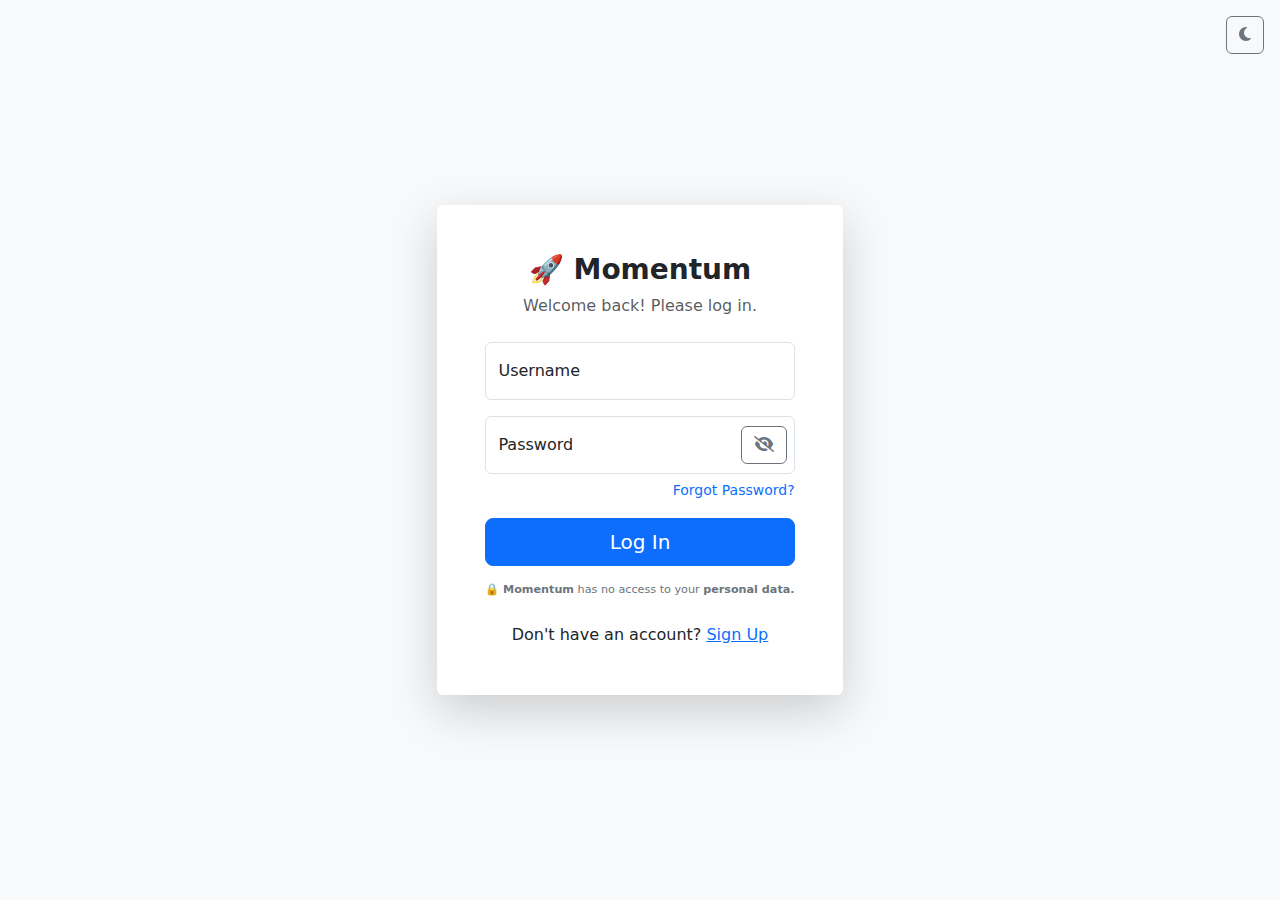
<file: index.html>
<!DOCTYPE html>
<html lang="en">
<head>
    <meta charset="UTF-8">
    <meta name="viewport" content="width=device-width, initial-scale=1.0">
    <title>Momentum Dashboard</title>
    <meta name="description" content="Your all-in-one productivity dashboard to manage tasks, notes, habits, and timers.">
    <link rel="icon" href="data:image/svg+xml,<svg xmlns=%22http://www.w3.org/2000/svg%22 viewBox=%220 0 100 100%22><text y=%22.9em%22 font-size=%2290%22>🚀</text></svg>">
    
    <link href="https://cdn.jsdelivr.net/npm/bootstrap@5.3.3/dist/css/bootstrap.min.css" rel="stylesheet">
    <link rel="stylesheet" href="https://cdnjs.cloudflare.com/ajax/libs/font-awesome/6.5.2/css/all.min.css">
    <link rel="stylesheet" href="style.css">
    
    <script>
        const theme = localStorage.getItem('momentum:momentum-v2:theme') || 'light';
        document.documentElement.setAttribute('data-bs-theme', theme);
    </script>
</head>
<body>
    <div class="page-container">
        <header>
            <nav class="navbar navbar-expand-lg py-3">
                <div class="container">
                    <a class="navbar-brand" href="index.html">
                        <h1>🚀 Momentum</h1>
                        <span class="byline">by Abhinav</span>
                    </a>
                    <button class="navbar-toggler" type="button" data-bs-toggle="collapse" data-bs-target="#navbarNav">
                        <span class="navbar-toggler-icon"></span>
                    </button>
                    <div class="collapse navbar-collapse" id="navbarNav">
                        <ul class="navbar-nav me-auto">
                            <li class="nav-item"><a class="nav-link" href="index.html">Dashboard</a></li>
                            <li class="nav-item"><a class="nav-link" href="tasks.html">Tasks</a></li>
                            <li class="nav-item"><a class="nav-link" href="notes.html">Notes</a></li>
                            <li class="nav-item"><a class="nav-link" href="habits.html">Habits</a></li>
                            <li class="nav-item"><a class="nav-link" href="timer.html">Timer</a></li>
                            <li class="nav-item"><a class="nav-link" href="analytics.html">Analytics</a></li>
                            <li class="nav-item"><a class="nav-link" href="about.html">About</a></li>
                            <li class="nav-item"><a class="nav-link" href="feedback.html">Feedback</a></li>
                        </ul>
                        <div class="d-flex align-items-center">
                            <button id="darkModeToggle" class="btn btn-outline-secondary me-2" aria-label="Toggle dark mode"></button>
                            <button id="logoutBtn" class="btn btn-danger">Logout</button>
                        </div>
                    </div>
                </div>
            </nav>
        </header>

        <main class="flex-grow-1">
            <!-- Professional Greeting Section -->
           <section class="container py-5 text-center">
    <h2 id="welcomeMessage" class="display-4">Hello, User.</h2>
    <p class="lead text-muted">Welcome to your personal productivity enhancer, <strong style="color: var(--bs-body-color);"> Momentum</strong>.</p>
</section>

            <!-- Quote & Overview Section -->
            <section class="container pb-5">
                <div class="row justify-content-center">
                    <div class="col-lg-10">
                        <!-- Quote Section -->
                        <div id="quoteCard" class="card text-center interactive-card mb-4">
                            <div class="card-body">
                                <blockquote class="blockquote mb-0">
                                    <p id="quoteText">"The secret of getting ahead is getting started."</p>
                                    <footer class="blockquote-footer"><cite id="quoteAuthor">Mark Twain</cite></footer>
                                </blockquote>
                            </div>
                        </div>

                        <!-- Overview Cards Section -->
                        <div class="row g-4">
                            <!-- Habits Card -->
                            <div class="col-md-4">
                                <div class="card h-100">
                                    <div class="card-body text-center d-flex flex-column">
                                        <div class="mb-3">
                                            <i class="fas fa-fire fa-3x text-primary"></i>
                                        </div>
                                        <h5 class="card-title">Habit Streaks</h5>
                                        <p class="card-text text-muted">You are tracking <strong id="habitCount">0</strong> habits.</p>
                                        <a href="habits.html" class="btn btn-primary mt-auto">Manage Habits</a>
                                    </div>
                                </div>
                            </div>
                            <!-- Tasks Card -->
                            <div class="col-md-4">
                                <div class="card h-100">
                                    <div class="card-body text-center d-flex flex-column">
                                        <div class="mb-3">
                                            <i class="fas fa-list-check fa-3x text-info"></i>
                                        </div>
                                        <h5 class="card-title">Tasks</h5>
                                        <p class="card-text text-muted">You have <strong id="taskCount">0</strong> pending tasks.</p>
                                        <a href="tasks.html" class="btn btn-info mt-auto">View Tasks</a>
                                    </div>
                                </div>
                            </div>
                            <!-- Quick Access Card -->
                            <div class="col-md-4">
                                <div class="card h-100">
                                    <div class="card-body">
                                        <h5 class="card-title text-center mb-3">Quick Access</h5>
                                        <div class="d-grid gap-2">
                                            <a href="timer.html" class="btn btn-success"><i class="fas fa-stopwatch me-2"></i>Start Focus Session</a>
                                            <a href="notes.html" class="btn btn-warning"><i class="fas fa-sticky-note me-2"></i>Jot a Quick Note</a>
                                            <a href="analytics.html" class="btn btn-secondary"><i class="fas fa-chart-pie me-2"></i>View Analytics</a>
                                        </div>
                                    </div>
                                </div>
                            </div>
                        </div>
                    </div>
                </div>
            </section>
        </main>

        <footer class="text-center p-4 mt-auto">
  <p class="mb-1">&copy; <span id="currentYear"></span> Momentum | Developed by <strong>Abhinav Krishnakumar</strong></p>
<p class="mb-0">
  <a href="mailto:momentumbyabhinav@gmail.com" class="footer-link mx-2">
    <i class="fas fa-envelope fa-lg"></i><span class="ms-1 small">Contact</span>
  </a> |
  <a href="https://instagram.com/abhinav2309_" target="_blank" class="footer-link mx-2">
  <i class="fab fa-instagram fa-lg"></i>
  <span class="ms-1 small">Connect</span>
</a>

</p>





</footer>

    </div>
    
    <script src="https://cdn.jsdelivr.net/npm/bootstrap@5.3.3/dist/js/bootstrap.bundle.min.js"></script>
    <script src="script.js"></script>
</body>
</html>
</file>
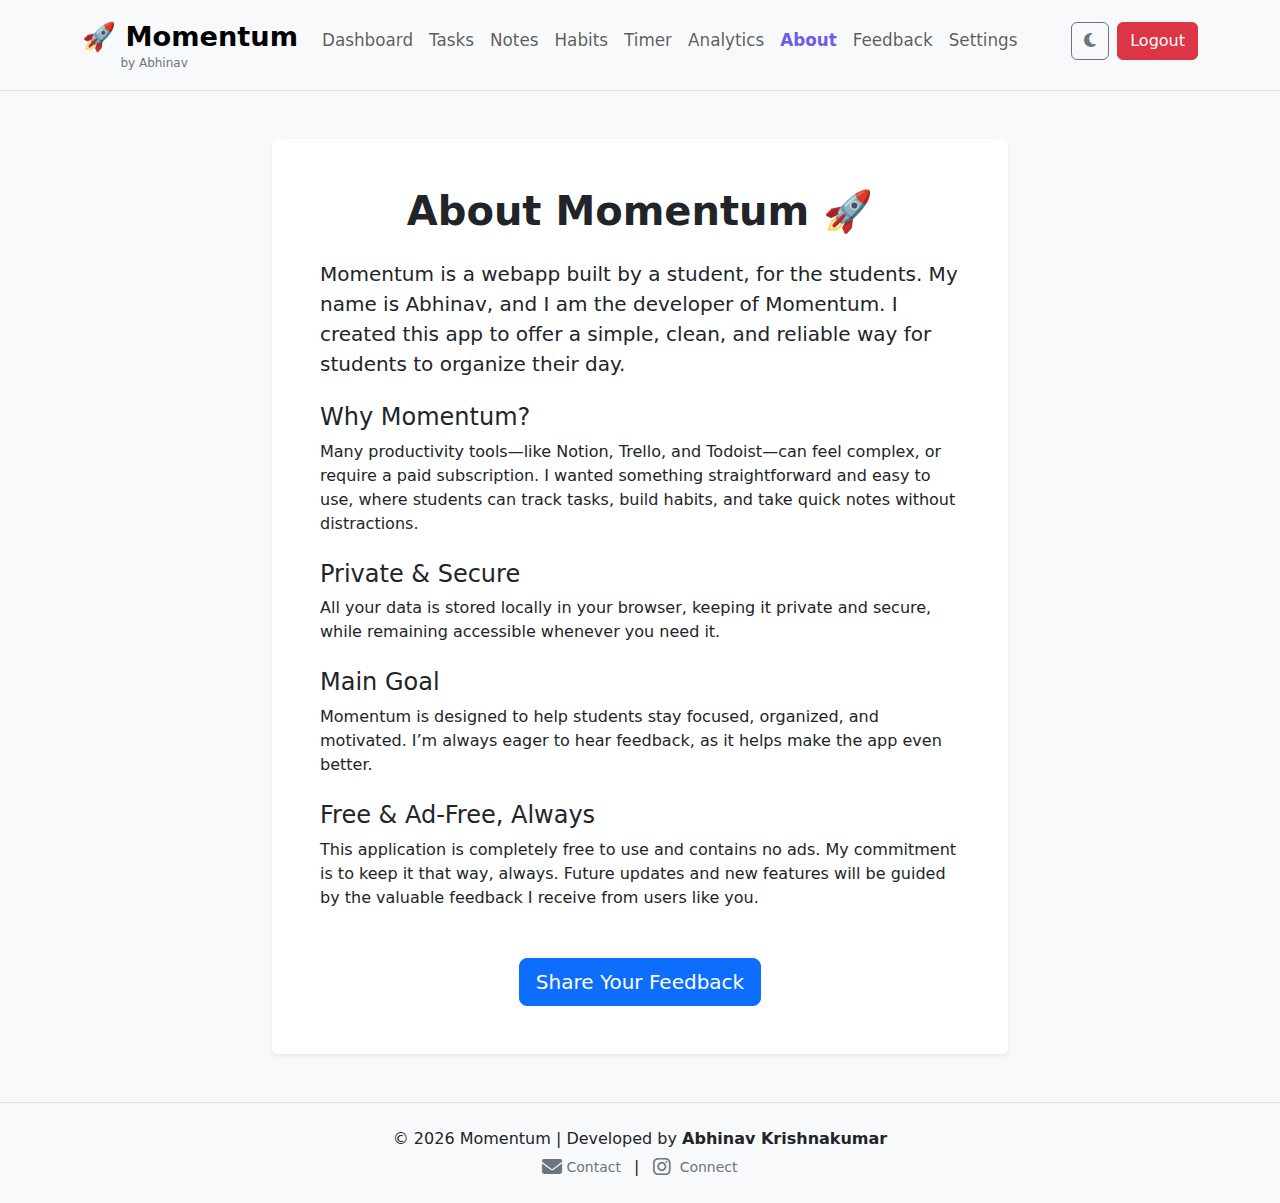
<file: about.html>
<!DOCTYPE html>
<html lang="en">
<head>
    <meta charset="UTF-8">
    <meta name="viewport" content="width=device-width, initial-scale=1.0">
    <title>About - Momentum</title>
    <!-- SEO and Metadata -->
    <meta name="description" content="Learn the story behind Momentum, a productivity app built by a student for students.">
    <link rel="icon" href="data:image/svg+xml,<svg xmlns=%22http://www.w3.org/2000/svg%22 viewBox=%220 0 100 100%22><text y=%22.9em%22 font-size=%2290%22>🚀</text></svg>">
    
    <link href="https://cdn.jsdelivr.net/npm/bootstrap@5.3.3/dist/css/bootstrap.min.css" rel="stylesheet">
    <link rel="stylesheet" href="https://cdnjs.cloudflare.com/ajax/libs/font-awesome/6.5.2/css/all.min.css">
    <link rel="stylesheet" href="style.css">
    <!-- Anti-flash script for dark mode -->
    <script>
        const theme = localStorage.getItem('momentum:momentum-v2:theme') || 'light';
        document.documentElement.setAttribute('data-bs-theme', theme);
    </script>
</head>
<body>
    <div class="page-container">
        <header>
            <nav class="navbar navbar-expand-lg py-3">
                <div class="container">
                    <a class="navbar-brand" href="index.html">
                        <h1>🚀 Momentum</h1>
                        <span class="byline">by Abhinav</span>
                    </a>
                    <button class="navbar-toggler" type="button" data-bs-toggle="collapse" data-bs-target="#navbarNav">
                        <span class="navbar-toggler-icon"></span>
                    </button>
                    <div class="collapse navbar-collapse" id="navbarNav">
                        <ul class="navbar-nav me-auto">
                            <li class="nav-item"><a class="nav-link" href="index.html">Dashboard</a></li>
                            <li class="nav-item"><a class="nav-link" href="tasks.html">Tasks</a></li>
                            <li class="nav-item"><a class="nav-link" href="notes.html">Notes</a></li>
                            <li class="nav-item"><a class="nav-link" href="habits.html">Habits</a></li>
                            <li class="nav-item"><a class="nav-link" href="timer.html">Timer</a></li>
                            <li class="nav-item"><a class="nav-link" href="analytics.html">Analytics</a></li>
                            <li class="nav-item"><a class="nav-link" href="about.html">About</a></li>
                            <li class="nav-item"><a class="nav-link" href="feedback.html">Feedback</a></li>
                            <li class="nav-item"><a class="nav-link" href="settings.html">Settings</a></li>
                        </ul>
                        <div class="d-flex align-items-center">
                           <button id="darkModeToggle" class="btn btn-outline-secondary me-2" aria-label="Toggle dark mode"></button>
                           <button id="logoutBtn" class="btn btn-danger">Logout</button>
                        </div>
                    </div>
                </div>
            </nav>
        </header>

        <main class="flex-grow-1">
            <section class="container py-5">
                <div class="row justify-content-center">
                    <div class="col-lg-8">
                        <div class="card shadow-sm">
                            <div class="card-body p-4 p-md-5">
                                <div class="text-center mb-4">
                                    <h2 class="display-6 fw-bold">About Momentum 🚀</h2>
                                </div>

                                <p class="lead">Momentum is a webapp built <strong>by a student, for the students.</strong> My name is Abhinav, and I am the developer of Momentum. I created this app to offer a simple, clean, and reliable way for students to organize their day.</p>

                                <h4 class="mt-4">Why Momentum?</h4>
                                <p>Many productivity tools—like Notion, Trello, and Todoist—can feel complex, or require a paid subscription. I wanted something straightforward and easy to use, where students can track tasks, build habits, and take quick notes without distractions.</p>
                                
                                <h4 class="mt-4">Private & Secure</h4>
                                <p>All your data is stored locally in your browser, keeping it private and secure, while remaining accessible whenever you need it.</p>

                                <h4 class="mt-4">Main Goal</h4>
                                <p>Momentum is designed to help students stay focused, organized, and motivated. I’m always eager to hear feedback, as it helps make the app even better.</p>
                                
                                <h4 class="mt-4">Free & Ad-Free, Always</h4>
                                <p>This application is completely free to use and contains no ads. My commitment is to keep it that way, always. Future updates and new features will be guided by the valuable feedback I receive from users like you.</p>

                                <div class="text-center mt-5">
                                    <a href="feedback.html" class="btn btn-primary btn-lg">Share Your Feedback</a>
                                </div>
                            </div>
                        </div>
                    </div>
                </div>
            </section>
        </main>

        <footer class="text-center p-4 mt-auto">
            <p class="mb-1">&copy; <span id="currentYear"></span> Momentum | Developed by <strong>Abhinav Krishnakumar</strong></p>
            <p class="mb-0">
  <a href="mailto:momentumbyabhinav@gmail.com" class="footer-link mx-2">
    <i class="fas fa-envelope fa-lg"></i><span class="ms-1 small">Contact</span>
  </a> |
 <a href="https://instagram.com/abhinav2309_" target="_blank" class="footer-link mx-2">
  <i class="fab fa-instagram fa-lg"></i>
  <span class="ms-1 small">Connect</span>
</a>

</p>
        </footer>
    </div>
    
    <script src="https://cdn.jsdelivr.net/npm/bootstrap@5.3.3/dist/js/bootstrap.bundle.min.js"></script>
    <script src="script.js"></script>
</body>
</html>
</file>
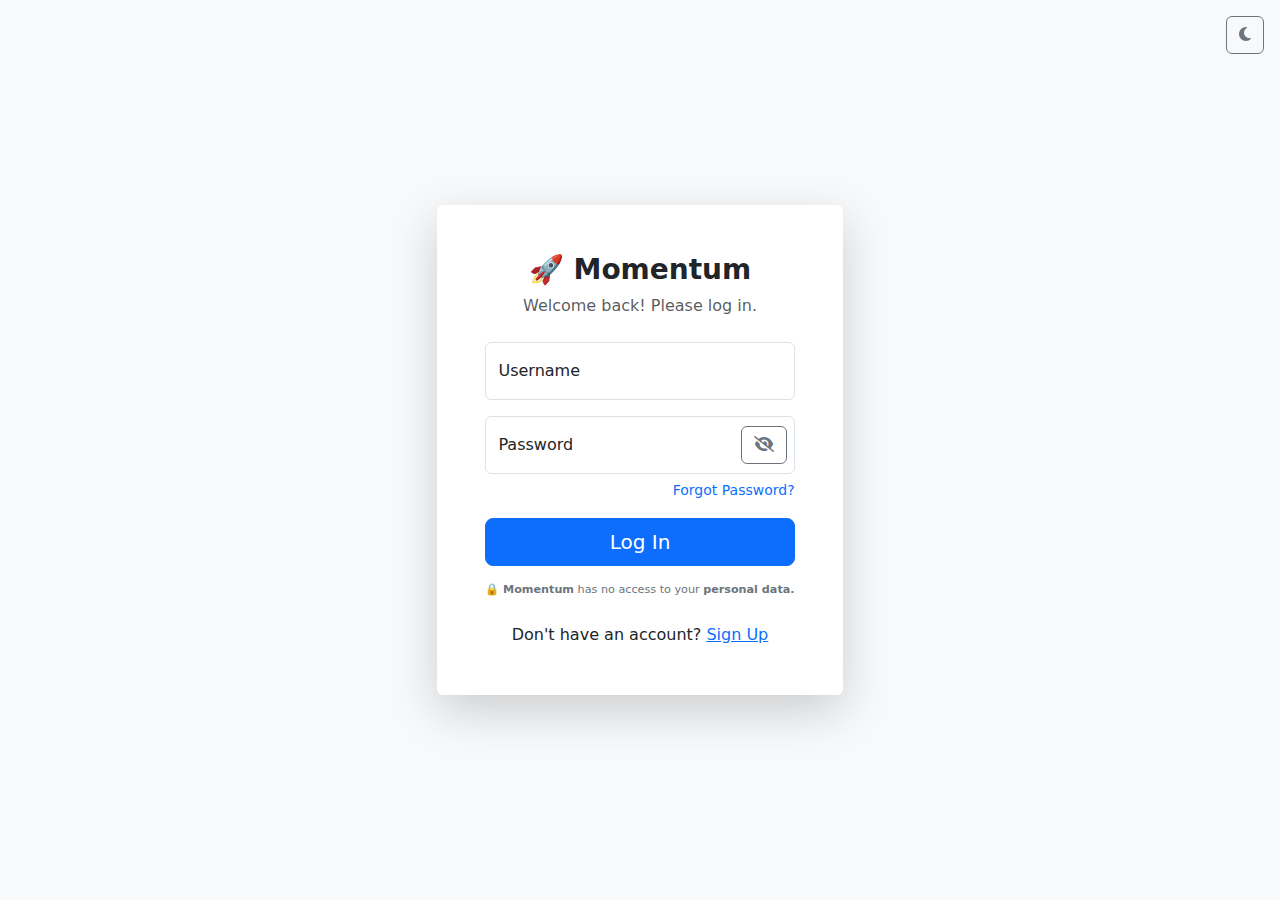
<file: feedback.html>
<!DOCTYPE html>
<html lang="en">
<head>
    <meta charset="UTF-8">
    <meta name="viewport" content="width=device-width, initial-scale=1.0">
    <title>Feedback - Momentum</title>
    <meta name="description" content="Provide feedback and rate the Momentum application to help us improve.">
    <link rel="icon" href="data:image/svg+xml,<svg xmlns=%22http://www.w3.org/2000/svg%22 viewBox=%220 0 100 100%22><text y=%22.9em%22 font-size=%2290%22>🚀</text></svg>">
    
    <link href="https://cdn.jsdelivr.net/npm/bootstrap@5.3.3/dist/css/bootstrap.min.css" rel="stylesheet">
    <link rel="stylesheet" href="https://cdnjs.cloudflare.com/ajax/libs/font-awesome/6.5.2/css/all.min.css">
    <link rel="stylesheet" href="style.css">
    
    <script>
        const theme = localStorage.getItem('momentum:momentum-v2:theme') || 'light';
        document.documentElement.setAttribute('data-bs-theme', theme);
    </script>
</head>
<body>
    <div class="page-container">
        <header>
            <nav class="navbar navbar-expand-lg py-3">
                <div class="container">
                    <a class="navbar-brand" href="index.html">
                        <h1>🚀 Momentum</h1>
                        <span class="byline">by Abhinav</span>
                    </a>
                    <button class="navbar-toggler" type="button" data-bs-toggle="collapse" data-bs-target="#navbarNav">
                        <span class="navbar-toggler-icon"></span>
                    </button>
                    <div class="collapse navbar-collapse" id="navbarNav">
                        <ul class="navbar-nav me-auto">
                            <li class="nav-item"><a class="nav-link" href="index.html">Dashboard</a></li>
                            <li class="nav-item"><a class="nav-link" href="tasks.html">Tasks</a></li>
                            <li class="nav-item"><a class="nav-link" href="notes.html">Notes</a></li>
                            <li class="nav-item"><a class="nav-link" href="habits.html">Habits</a></li>
                            <li class="nav-item"><a class="nav-link" href="timer.html">Timer</a></li>
                            <li class="nav-item"><a class="nav-link" href="analytics.html">Analytics</a></li>
                            <li class="nav-item"><a class="nav-link" href="about.html">About</a></li>
                            <li class="nav-item"><a class="nav-link" href="feedback.html">Feedback</a></li>
                        </ul>
                        <div class="d-flex align-items-center">
                            <button id="darkModeToggle" class="btn btn-outline-secondary me-2" aria-label="Toggle dark mode"></button>
                            <button id="logoutBtn" class="btn btn-danger">Logout</button>
                        </div>
                    </div>
                </div>
            </nav>
        </header>

        <main class="flex-grow-1">
            <section class="container py-5">
                <div class="row justify-content-center">
                    <div class="col-lg-8">
                        <div class="card">
                            <div class="card-body p-md-5">
                                <h2 class="card-title text-center">Feedback & Rating</h2>
                                <p class="text-center text-muted mb-4">
                                    Help improve <strong style="color: var(--bs-body-color);"> Momentum!</strong> Share your feedback and rate your experience.
                                </p>
                                <form id="feedback-form" class="px-md-5">
                                    <div class="mb-3 text-center">
                                        <label class="form-label">Your Rating</label>
                                        <div class="star-rating" id="feedback-stars">
                                            <i class="fas fa-star" data-value="1"></i><i class="fas fa-star" data-value="2"></i><i class="fas fa-star" data-value="3"></i><i class="fas fa-star" data-value="4"></i><i class="fas fa-star" data-value="5"></i>
                                        </div>
                                    </div>
                                    <div class="mb-3">
                                        <label for="feedback-text" class="form-label">Your Feedback</label>
                                        <textarea id="feedback-text" class="form-control" rows="4" placeholder="What did you like? What could be better?" required></textarea>
                                    </div>
                                    <div class="text-center">
                                        <button type="submit" class="btn btn-primary btn-lg">Send Feedback via Email</button>
                                    </div>
                                    <div id="feedback-status" class="text-center mt-3"></div>
                                </form>
                            </div>
                        </div>
                    </div>
                </div>
            </section>
        </main>

        <footer class="text-center p-4 mt-auto">
            <p class="mb-1">&copy; <span id="currentYear"></span> Momentum | Developed by <strong>Abhinav Krishnakumar</strong></p>
            <p class="mb-0">
  <a href="mailto:momentumbyabhinav@gmail.com" class="footer-link mx-2">
    <i class="fas fa-envelope fa-lg"></i><span class="ms-1 small">Contact</span>
  </a> |
  <a href="https://instagram.com/abhinav2309_" target="_blank" class="footer-link mx-2">
  <i class="fab fa-instagram fa-lg"></i>
  <span class="ms-1 small">Connect</span>
</a>

</p>
        </footer>
    </div>
    
    <script src="https://cdn.jsdelivr.net/npm/bootstrap@5.3.3/dist/js/bootstrap.bundle.min.js"></script>
    <script src="script.js"></script>

    <!-- Corrected JavaScript for the Star Rating -->
    <script>
    document.addEventListener('DOMContentLoaded', function () {
        const starRatingContainer = document.querySelector('.star-rating');
        
        // Ensure this script only runs if the star rating element exists on the page
        if (starRatingContainer) {
            const stars = starRatingContainer.querySelectorAll('.fa-star');
            let currentRating = 0;

            // Function to update star visuals based on hover
            function highlightStars(rating) {
                stars.forEach(star => {
                    const starValue = parseInt(star.dataset.value);
                    if (starValue <= rating) {
                        star.classList.add('hover');
                    } else {
                        star.classList.remove('hover');
                    }
                });
            }

            // Function to set the permanent star rating on click/tap
            function setRating(rating) {
                currentRating = rating;
                starRatingContainer.dataset.rating = currentRating;
                stars.forEach(star => {
                    const starValue = parseInt(star.dataset.value);
                    if (starValue <= currentRating) {
                        star.classList.add('selected');
                    } else {
                        star.classList.remove('selected');
                    }
                });
            }

            // Add mouseover event to each star for the hover effect
            stars.forEach(star => {
                star.addEventListener('mouseover', () => {
                    highlightStars(parseInt(star.dataset.value));
                });
            });

            // When the mouse leaves the container, clear the hover effect
            starRatingContainer.addEventListener('mouseleave', () => {
                highlightStars(0); // This clears the temporary hover class
            });

            // Add click and touch events to each star to set the rating
            stars.forEach(star => {
                // The 'click' event handles desktop interactions
                star.addEventListener('click', () => {
                    setRating(parseInt(star.dataset.value));
                });
                 // The 'touchstart' event handles mobile tap interactions reliably
                star.addEventListener('touchstart', (e) => {
                    e.preventDefault(); // Prevents a 'click' event from firing after the touch
                    setRating(parseInt(star.dataset.value));
                });
            });
        }
    });
    </script>
</body>
</html>
</file>
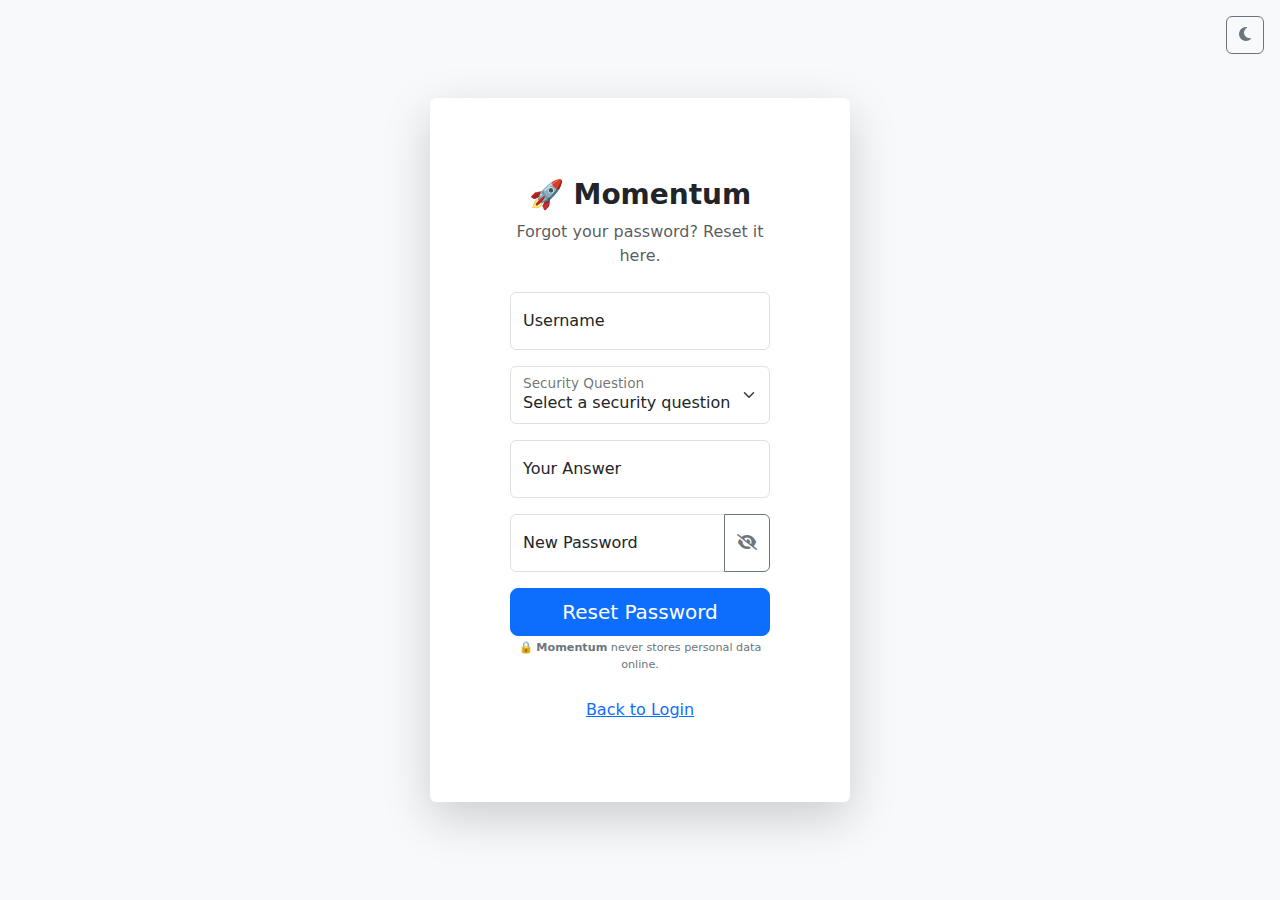
<file: forgot.html>
<!DOCTYPE html>
<html lang="en">
<head>
  <meta charset="UTF-8">
  <meta name="viewport" content="width=device-width, initial-scale=1.0">
  <title>Forgot Password - Momentum</title>
  <meta name="description" content="Reset your Momentum account password securely.">
  <link rel="icon" href="data:image/svg+xml,<svg xmlns=%22http://www.w3.org/2000/svg%22 viewBox=%220 0 100 100%22><text y=%22.9em%22 font-size=%2290%22>🚀</text></svg>">

  <!-- Bootstrap + FontAwesome -->
  <link href="https://cdn.jsdelivr.net/npm/bootstrap@5.3.3/dist/css/bootstrap.min.css" rel="stylesheet">
  <link rel="stylesheet" href="https://cdnjs.cloudflare.com/ajax/libs/font-awesome/6.5.2/css/all.min.css">
  <link rel="stylesheet" href="style.css">

  <!-- Anti-flash theme sync -->
  <script>
    const theme = localStorage.getItem('momentum:momentum-v2:theme') || 'light';
    document.documentElement.setAttribute('data-bs-theme', theme);
  </script>
</head>

<body>
  <!-- Theme toggle button -->
  <div class="theme-toggle-container">
    <button id="darkModeToggle" class="btn btn-outline-secondary" aria-label="Toggle dark mode"></button>
  </div>

  <div class="auth-container min-vh-100">
    <div class="card shadow-lg auth-card">
      <div class="card-body p-5">
        <div class="text-center mb-4">
          <h1 class="h3 fw-bold">🚀 Momentum</h1>
          <p class="text-muted">Forgot your password? Reset it here.</p>
        </div>

        <form id="forgot-password-form">
          <!-- Username -->
          <div class="form-floating mb-3">
            <input type="text" class="form-control" id="forgot-username" placeholder="Username" required>
            <label for="forgot-username">Username</label>
          </div>

          <!-- Security Question -->
          <div class="form-floating mb-3">
            <select class="form-select" id="security-question" required>
              <option value="" disabled selected>Select a security question</option>
              <option value="favoriteColor">What is your favorite color?</option>
              <option value="birthCity">What city were you born in?</option>
              <option value="petName">What is your pet’s name?</option>
            </select>
            <label for="security-question">Security Question</label>
          </div>

          <!-- Security Answer -->
          <div class="form-floating mb-3">
            <input type="text" class="form-control" id="security-answer" placeholder="Your answer" required>
            <label for="security-answer">Your Answer</label>
          </div>

          <!-- New Password -->
          <div class="input-group mb-3">
            <div class="form-floating">
              <input type="password" class="form-control" id="new-password" placeholder="New Password" required>
              <label for="new-password">New Password</label>
            </div>
            <button class="btn btn-outline-secondary" type="button" id="toggleNewPassword">
              <i class="fas fa-eye-slash"></i>
            </button>
          </div>

          <!-- Messages -->
          <div id="forgot-error" class="alert alert-danger d-none" role="alert"></div>
          <div id="forgot-success" class="alert alert-success d-none" role="alert"></div>

          <!-- Submit -->
          <button type="submit" class="w-100 btn btn-lg btn-primary">Reset Password</button>

          <p class="privacy-note">🔒 <strong>Momentum</strong> never stores personal data online.</p>
        </form>

        <div class="text-center mt-4">
          <p class="mb-0">
            <a href="login.html">Back to Login</a>
          </p>
        </div>
      </div>
    </div>
  </div>

  <!-- Bootstrap JS -->
  <script src="https://cdn.jsdelivr.net/npm/bootstrap@5.3.3/dist/js/bootstrap.bundle.min.js"></script>

  <!-- Inline JS just for this page -->
  <script>
  // Toggle new password visibility
  document.getElementById('toggleNewPassword').addEventListener('click', function() {
    const input = document.getElementById('new-password');
    const icon = this.querySelector('i');
    if (input.type === 'password') {
      input.type = 'text';
      icon.classList.replace('fa-eye-slash', 'fa-eye');
    } else {
      input.type = 'password';
      icon.classList.replace('fa-eye', 'fa-eye-slash');
    }
  });

  // Forgot password logic
  document.getElementById('forgot-password-form').addEventListener('submit', function(e) {
    e.preventDefault();

    const APP_ID = 'momentum-v2';
    const USERS_KEY = `momentum:${APP_ID}:users`;

    const username = document.getElementById('forgot-username').value.trim();
    const question = document.getElementById('security-question').value;
    const answer = document.getElementById('security-answer').value.trim().toLowerCase();
    const newPassword = document.getElementById('new-password').value;

    let users = JSON.parse(localStorage.getItem(USERS_KEY)) || [];

    const errBox = document.getElementById('forgot-error');
    const successBox = document.getElementById('forgot-success');
    errBox.classList.add('d-none');
    successBox.classList.add('d-none');

    // ✅ Find user by username
    const user = users.find(u => u.username === username);

    if (!user) {
      errBox.textContent = 'User not found.';
      errBox.classList.remove('d-none');
      return;
    }

    // ✅ Check security question + answer (matches signup.js)
    if (user.question !== question || user.answer.toLowerCase() !== answer) {
      errBox.textContent = 'Security question or answer is incorrect.';
      errBox.classList.remove('d-none');
      return;
    }

    // ✅ Update password
    user.password = newPassword;
    localStorage.setItem(USERS_KEY, JSON.stringify(users));

    successBox.textContent = 'Password reset successfully! Redirecting to login...';
    successBox.classList.remove('d-none');
    this.reset();

    setTimeout(() => {
      window.location.href = 'login.html';
    }, 2000);
  });
</script>


  <!-- Main theme toggle -->
  <script src="script.js"></script>
</body>
</html>
</file>
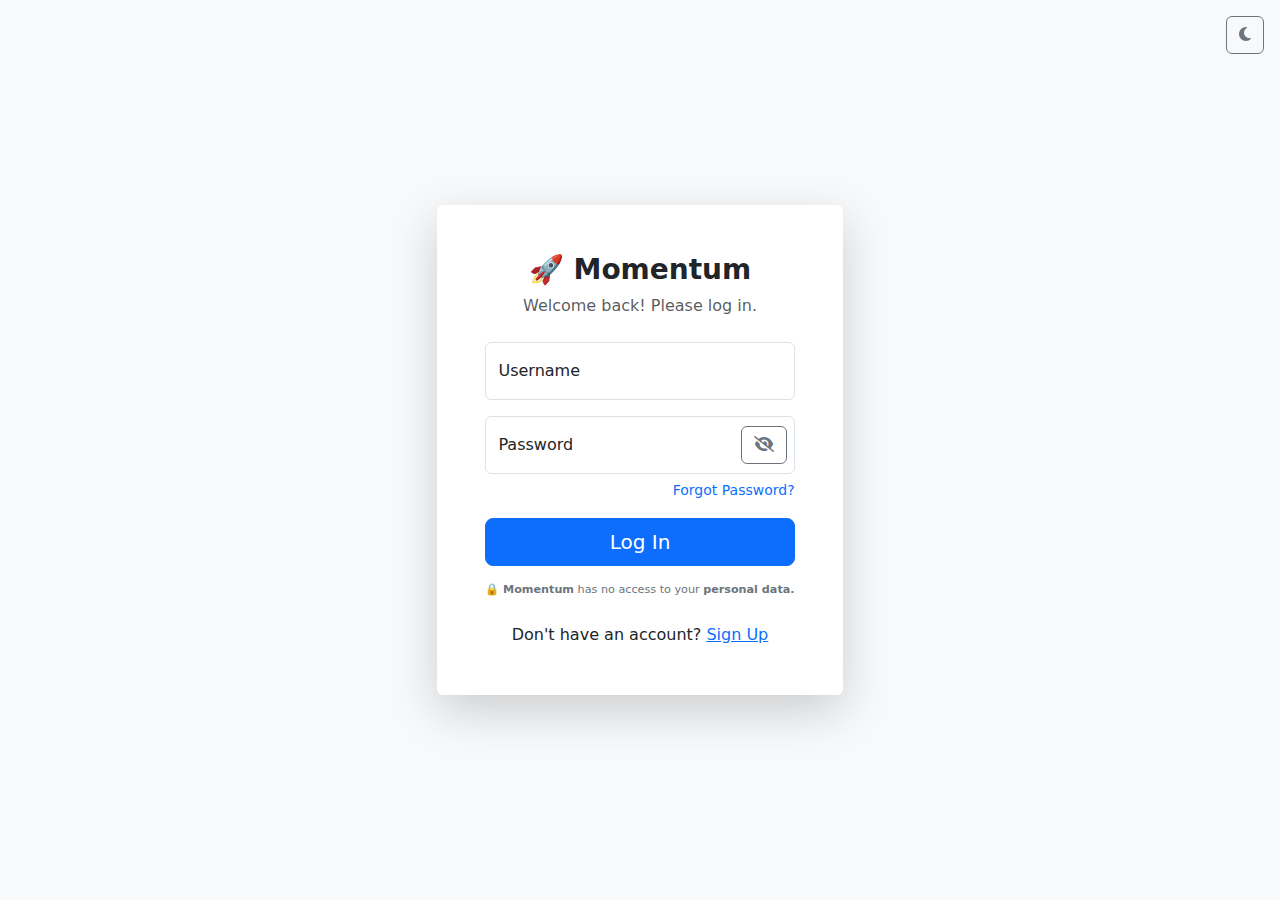
<file: habits.html>
<!DOCTYPE html>
<html lang="en">
<head>
    <meta charset="UTF-8">
    <meta name="viewport" content="width=device-width, initial-scale=1.0">
    <title>Habit Tracker - Momentum</title>
    <meta name="description" content="Build lasting habits with the Momentum habit tracker.">
    <link rel="icon" href="data:image/svg+xml,<svg xmlns=%22http://www.w3.org/2000/svg%22 viewBox=%220 0 100 100%22><text y=%22.9em%22 font-size=%2290%22>🚀</text></svg>">

    <link href="https://cdn.jsdelivr.net/npm/bootstrap@5.3.3/dist/css/bootstrap.min.css" rel="stylesheet">
    <link rel="stylesheet" href="https://cdnjs.cloudflare.com/ajax/libs/font-awesome/6.5.2/css/all.min.css">
    <link rel="stylesheet" href="style.css">
    
    <script>
        const theme = localStorage.getItem('momentum:momentum-v2:theme') || 'light';
        document.documentElement.setAttribute('data-bs-theme', theme);
    </script>
</head>
<body>
    <div class="page-container">
        <header>
            <nav class="navbar navbar-expand-lg py-3">
                <div class="container">
                    <a class="navbar-brand" href="index.html">
                        <h1>🚀 Momentum</h1>
                        <span class="byline">by Abhinav</span>
                    </a>
                    <button class="navbar-toggler" type="button" data-bs-toggle="collapse" data-bs-target="#navbarNav">
                        <span class="navbar-toggler-icon"></span>
                    </button>
                    <div class="collapse navbar-collapse" id="navbarNav">
                        <ul class="navbar-nav me-auto">
                            <li class="nav-item"><a class="nav-link" href="index.html">Dashboard</a></li>
                            <li class="nav-item"><a class="nav-link" href="tasks.html">Tasks</a></li>
                            <li class="nav-item"><a class="nav-link" href="notes.html">Notes</a></li>
                            <li class="nav-item"><a class="nav-link" href="habits.html">Habits</a></li>
                            <li class="nav-item"><a class="nav-link" href="timer.html">Timer</a></li>
                            <li class="nav-item"><a class="nav-link" href="analytics.html">Analytics</a></li>
                            <li class="nav-item"><a class="nav-link" href="about.html">About</a></li>
                            <li class="nav-item"><a class="nav-link" href="feedback.html">Feedback</a></li>
                        </ul>
                        <div class="d-flex align-items-center">
                            <button id="darkModeToggle" class="btn btn-outline-secondary me-2" aria-label="Toggle dark mode"></button>
                            <button id="logoutBtn" class="btn btn-danger">Logout</button>
                        </div>
                    </div>
                </div>
            </nav>
        </header>

        <main class="flex-grow-1">
             <section class="container py-5">
                <div class="d-flex justify-content-between align-items-center mb-4">
                    <h2 class="mb-0">🎯 Habit Tracker</h2>
                </div>
                <div class="card mb-4">
                    <div class="card-body">
                        <div class="input-group">
                            <input type="text" id="habitInput" class="form-control" placeholder="Add a new daily habit...">
                            <button class="btn btn-primary" id="addHabitBtn">Add Habit</button>
                        </div>
                    </div>
                </div>
                <div id="habitsContainer" class="row">
                    <!-- Habit cards will be dynamically added here -->
                </div>
            </section>
        </main>
        
        <footer class="text-center p-4 mt-auto">
            <p class="mb-1">&copy; <span id="currentYear"></span> Momentum | Developed by <strong>Abhinav Krishnakumar</strong></p>
            <p class="mb-0">
  <a href="mailto:momentumbyabhinav@gmail.com" class="footer-link mx-2">
    <i class="fas fa-envelope fa-lg"></i><span class="ms-1 small">Contact</span>
  </a> |
 <a href="https://instagram.com/abhinav2309_" target="_blank" class="footer-link mx-2">
  <i class="fab fa-instagram fa-lg"></i>
  <span class="ms-1 small">Connect</span>
</a>

</p>
        </footer>
    </div>
    <!-- Milestone Modal -->
    <div class="modal fade" id="milestoneModal" tabindex="-1" aria-hidden="true">
        <div class="modal-dialog modal-dialog-centered">
            <div class="modal-content">
                <div class="modal-body text-center p-4">
                    <h3 class="mb-3">🎉 Milestone Reached! 🎉</h3>
                    <p id="milestoneText" class="lead"></p>
                    <button type="button" class="btn btn-success" data-bs-dismiss="modal">Keep Going!</button>
                </div>
            </div>
        </div>
    </div>

    <script src="https://cdn.jsdelivr.net/npm/bootstrap@5.3.3/dist/js/bootstrap.bundle.min.js"></script>
    <script src="script.js"></script>
</body>
</html>
</file>
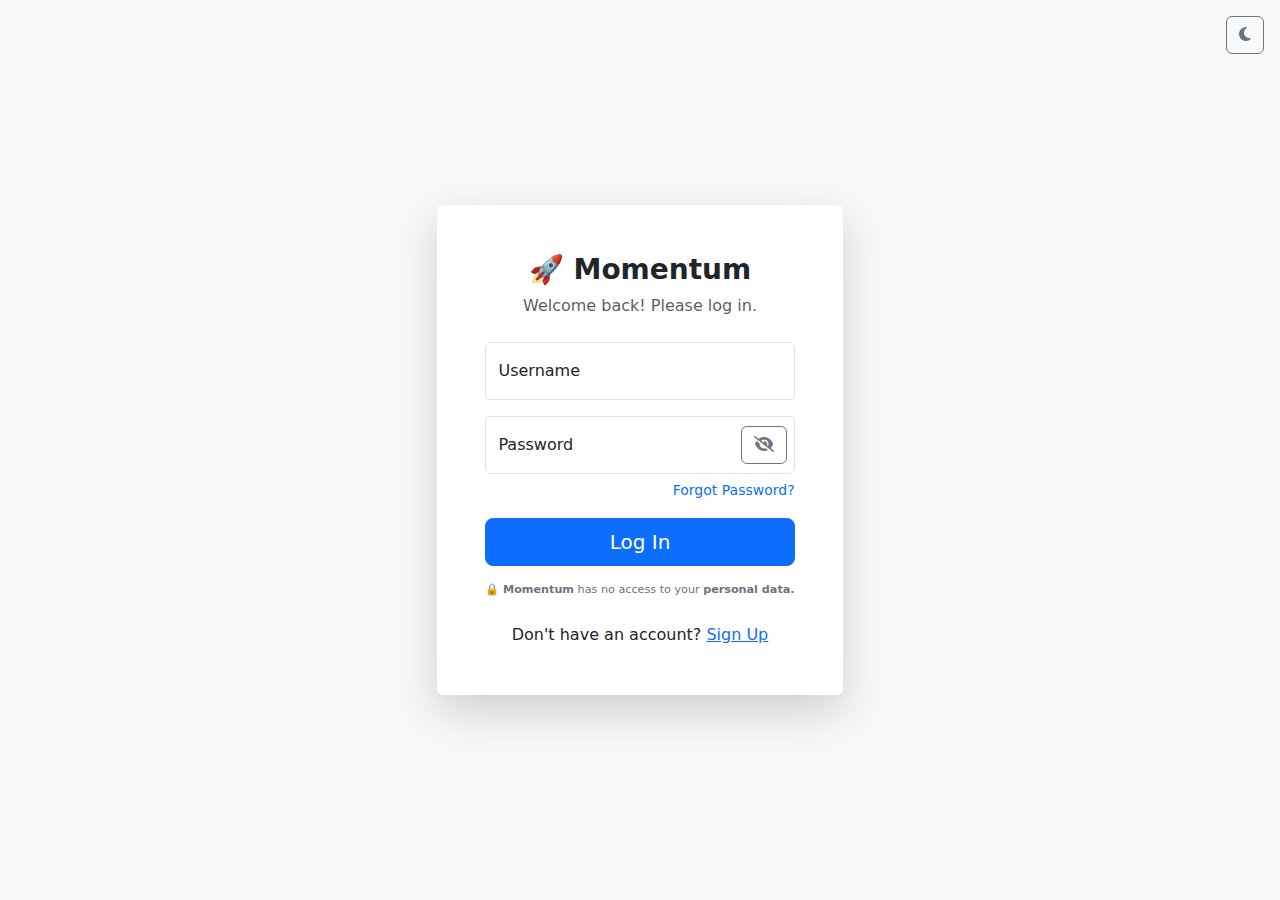
<file: login.html>
<!DOCTYPE html>
<html lang="en">
<head>
    <meta charset="UTF-8">
    <meta name="viewport" content="width=device-width, initial-scale=1.0">
    <title>Login - Momentum</title>
    <meta name="description" content="Log in to your Momentum dashboard to access your tasks, notes, and habits.">
    <!-- Favicon (Emoji) -->
    <link rel="icon" href="data:image/svg+xml,<svg xmlns=%22http://www.w3.org/2000/svg%22 viewBox=%220 0 100 100%22><text y=%22.9em%22 font-size=%2290%22>🚀</text></svg>">
    
    <link href="https://cdn.jsdelivr.net/npm/bootstrap@5.3.3/dist/css/bootstrap.min.css" rel="stylesheet">
    <link rel="stylesheet" href="https://cdnjs.cloudflare.com/ajax/libs/font-awesome/6.5.2/css/all.min.css">
    <link rel="stylesheet" href="style.css">
    <!-- Anti-flash script for dark mode -->
    <script>
        const theme = localStorage.getItem('momentum:momentum-v2:theme') || 'light';
        document.documentElement.setAttribute('data-bs-theme', theme);
    </script>
</head>
<body>
    <div class="theme-toggle-container">
        <button id="darkModeToggle" class="btn btn-outline-secondary" aria-label="Toggle dark mode"></button>
    </div>

    <div class="auth-container min-vh-100">
        <div class="card shadow-lg">
            <div class="card-body p-5">
                <div class="text-center mb-4">
                    <h1 class="h3 fw-bold">🚀 Momentum</h1>
                    <p class="text-muted">Welcome back! Please log in.</p>
                </div>
                <form id="login-form">
  <!-- Username -->
  <div class="form-floating mb-3">
    <input type="text" class="form-control" id="login-username" placeholder="Username" required>
    <label for="login-username">Username</label>
  </div>

  <!-- Password -->
  <div class="form-floating mb-1 position-relative">
    <input type="password" class="form-control" id="login-password" placeholder="Password" required>
    <label for="login-password">Password</label>

    <!-- Eye icon -->
    <button type="button" id="togglePassword" class="btn btn-outline-secondary position-absolute top-50 end-0 translate-middle-y me-2">
      <i class="fas fa-eye-slash"></i>
    </button>
  </div>

  <!-- Forgot password link -->
  <div class="text-end mb-3">
    <a href="forgot.html" class="text-decoration-none small">Forgot Password?</a>
  </div>

  <!-- Error -->
  <div id="auth-error" class="alert alert-danger d-none" role="alert"></div>

  <!-- Login button -->
  <button type="submit" class="w-100 btn btn-lg btn-primary">Log In</button>

  <!-- Privacy note -->
  <p class="privacy-note mt-3">🔒 <strong>Momentum</strong> has no access to your <strong>personal data.</strong></p>
</form>

               
                <div class="text-center mt-4">
                    <p class="mb-0">Don't have an account? <a href="signup.html">Sign Up</a></p>
                </div>
            </div>
        </div>
    </div>
    
    <script src="https://cdn.jsdelivr.net/npm/bootstrap@5.3.3/dist/js/bootstrap.bundle.min.js"></script>
    <script src="script.js"></script>
</body>
</html>
</file>
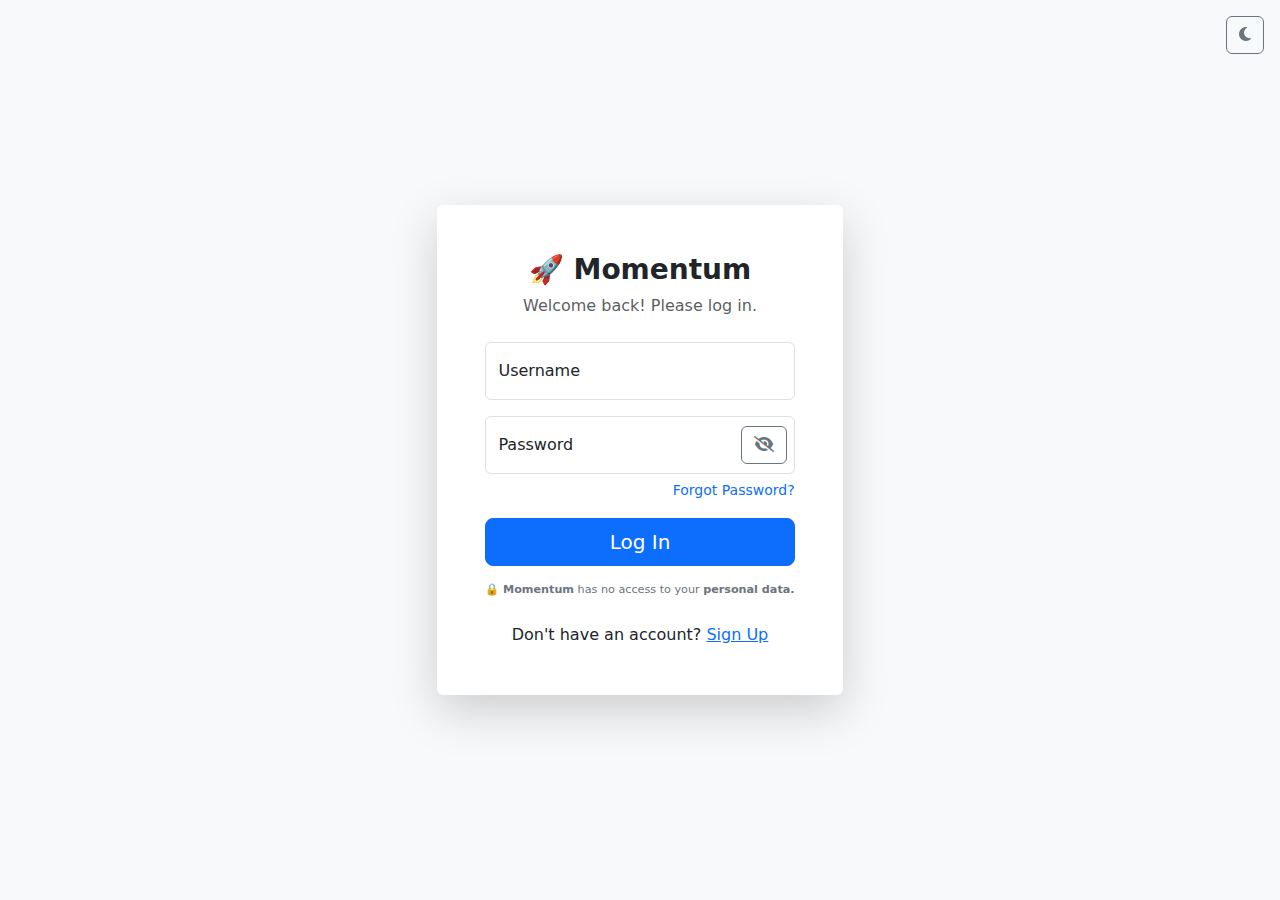
<file: notes.html>
<!DOCTYPE html>
<html lang="en">
<head>
    <meta charset="UTF-8">
    <meta name="viewport" content="width=device-width, initial-scale=1.0">
    <title>Notes - Momentum</title>
    <meta name="description" content="Capture your ideas quickly with the Momentum notes section.">
    <link rel="icon" href="data:image/svg+xml,<svg xmlns=%22http://www.w3.org/2000/svg%22 viewBox=%220 0 100 100%22><text y=%22.9em%22 font-size=%2290%22>🚀</text></svg>">
    
    <link href="https://cdn.jsdelivr.net/npm/bootstrap@5.3.3/dist/css/bootstrap.min.css" rel="stylesheet">
    <link rel="stylesheet" href="https://cdnjs.cloudflare.com/ajax/libs/font-awesome/6.5.2/css/all.min.css">
    <link rel="stylesheet" href="style.css">
    
    <script>
        const theme = localStorage.getItem('momentum:momentum-v2:theme') || 'light';
        document.documentElement.setAttribute('data-bs-theme', theme);
    </script>
</head>
<body>
    <div class="page-container">
        <header>
            <nav class="navbar navbar-expand-lg py-3">
                <div class="container">
                    <a class="navbar-brand" href="index.html">
                        <h1>🚀 Momentum</h1>
                        <span class="byline">by Abhinav</span>
                    </a>
                    <button class="navbar-toggler" type="button" data-bs-toggle="collapse" data-bs-target="#navbarNav">
                        <span class="navbar-toggler-icon"></span>
                    </button>
                    <div class="collapse navbar-collapse" id="navbarNav">
                        <ul class="navbar-nav me-auto">
                            <li class="nav-item"><a class="nav-link" href="index.html">Dashboard</a></li>
                            <li class="nav-item"><a class="nav-link" href="tasks.html">Tasks</a></li>
                            <li class="nav-item"><a class="nav-link" href="notes.html">Notes</a></li>
                            <li class="nav-item"><a class="nav-link" href="habits.html">Habits</a></li>
                            <li class="nav-item"><a class="nav-link" href="timer.html">Timer</a></li>
                            <li class="nav-item"><a class="nav-link" href="analytics.html">Analytics</a></li>
                            <li class="nav-item"><a class="nav-link" href="about.html">About</a></li>
                            <li class="nav-item"><a class="nav-link" href="feedback.html">Feedback</a></li>
                        </ul>
                        <div class="d-flex align-items-center">
                           <button id="darkModeToggle" class="btn btn-outline-secondary me-2" aria-label="Toggle dark mode"></button>
                           <button id="logoutBtn" class="btn btn-danger">Logout</button>
                        </div>
                    </div>
                </div>
            </nav>
        </header>

        <main class="container my-5">
            <section id="notes-section">
                <div class="d-flex justify-content-between align-items-center mb-4">
                    <h1>Notes</h1>
                </div>
                <div class="card mb-4 shadow-sm">
                    <div class="card-body">
                        <h5 class="card-title">Add a New Note</h5>
                        <div class="mb-3">
                            <input type="text" id="noteTitle" class="form-control" placeholder="Note Title...">
                        </div>
                        <div class="input-group">
                            <textarea id="noteInput" class="form-control" rows="3" placeholder="Jot down an idea..."></textarea>
                            <!-- I've added type="button" here to prevent potential form submission issues -->
                            <button class="btn btn-primary" type="button" id="addNoteBtn">Save Note</button>
                        </div>
                    </div>
                </div>
                <div id="notesContainerWrapper">
                    <div id="notesContainer" class="masonry-grid">
                        <!-- Notes will be dynamically added here -->
                    </div>
                </div>
            </section>
        </main>
        
        <footer class="text-center p-4 mt-auto">
            <p class="mb-1">&copy; <span id="currentYear"></span> Momentum | Developed by <strong>Abhinav Krishnakumar</strong></p>
            <p class="mb-0">
  <a href="mailto:momentumbyabhinav@gmail.com" class="footer-link mx-2">
    <i class="fas fa-envelope fa-lg"></i><span class="ms-1 small">Contact</span>
  </a> |
  <a href="https://instagram.com/abhinav2309_" target="_blank" class="footer-link mx-2">
  <i class="fab fa-instagram fa-lg"></i>
  <span class="ms-1 small">Connect</span>
</a>

</p>
        </footer>
    </div>
    
    <script src="https://cdn.jsdelivr.net/npm/bootstrap@5.3.3/dist/js/bootstrap.bundle.min.js"></script>
    <script src="script.js"></script>
</body>
</html>
</file>
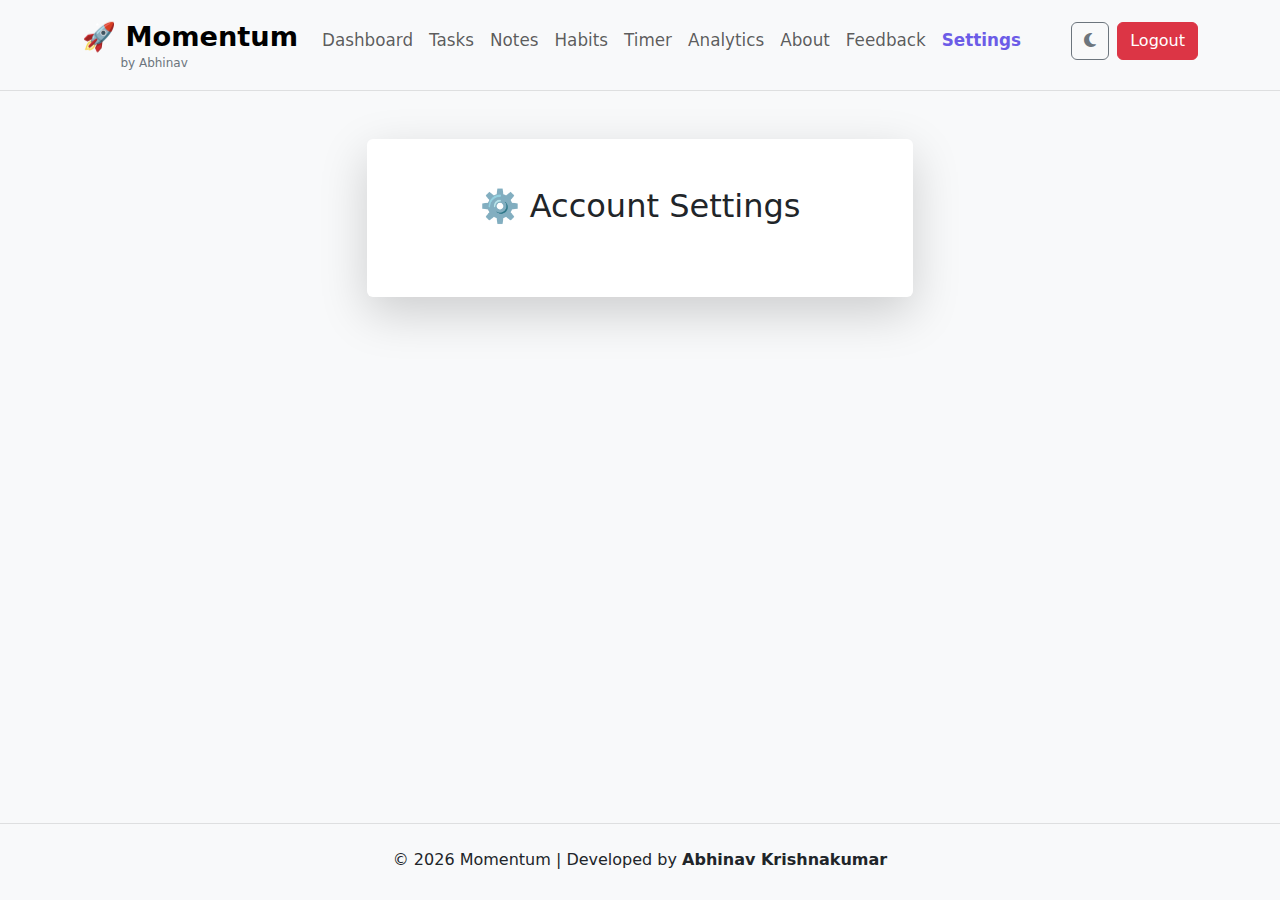
<file: settings.html>
<!DOCTYPE html>
<html lang="en">
<head>
  <meta charset="UTF-8">
  <meta name="viewport" content="width=device-width, initial-scale=1.0">
  <title>Settings - Momentum</title>
  <meta name="description" content="Manage your Momentum account settings securely.">
  <link rel="icon" href="data:image/svg+xml,<svg xmlns=%22http://www.w3.org/2000/svg%22 viewBox=%220 0 100 100%22><text y=%22.9em%22 font-size=%2290%22>🚀</text></svg>">

  <!-- Bootstrap + FontAwesome -->
  <link href="https://cdn.jsdelivr.net/npm/bootstrap@5.3.3/dist/css/bootstrap.min.css" rel="stylesheet">
  <link rel="stylesheet" href="https://cdnjs.cloudflare.com/ajax/libs/font-awesome/6.5.2/css/all.min.css">
  <link rel="stylesheet" href="style.css">

  <script>
    const theme = localStorage.getItem('momentum:momentum-v2:theme') || 'light';
    document.documentElement.setAttribute('data-bs-theme', theme);
  </script>
</head>

<body>
  <div class="page-container">
    <!-- Navbar -->
    <header>
      <nav class="navbar navbar-expand-lg py-3">
        <div class="container">
          <a class="navbar-brand" href="index.html">
            <h1>🚀 Momentum</h1>
            <span class="byline">by Abhinav</span>
          </a>
          <button class="navbar-toggler" type="button" data-bs-toggle="collapse" data-bs-target="#navbarNav">
            <span class="navbar-toggler-icon"></span>
          </button>
          <div class="collapse navbar-collapse" id="navbarNav">
            <ul class="navbar-nav me-auto">
              <li class="nav-item"><a class="nav-link" href="index.html">Dashboard</a></li>
              <li class="nav-item"><a class="nav-link" href="tasks.html">Tasks</a></li>
              <li class="nav-item"><a class="nav-link" href="notes.html">Notes</a></li>
              <li class="nav-item"><a class="nav-link" href="habits.html">Habits</a></li>
              <li class="nav-item"><a class="nav-link" href="timer.html">Timer</a></li>
              <li class="nav-item"><a class="nav-link" href="analytics.html">Analytics</a></li>
              <li class="nav-item"><a class="nav-link" href="about.html">About</a></li>
              <li class="nav-item"><a class="nav-link" href="feedback.html">Feedback</a></li>
              <li class="nav-item"><a class="nav-link active" href="settings.html">Settings</a></li>
            </ul>
            <div class="d-flex align-items-center">
              <button id="darkModeToggle" class="btn btn-outline-secondary me-2" aria-label="Toggle dark mode"></button>
              <button id="logoutBtn" class="btn btn-danger">Logout</button>
            </div>
          </div>
        </div>
      </nav>
    </header>

    <!-- Settings -->
    <main class="flex-grow-1 container py-5">
      <div class="row justify-content-center">
        <div class="col-md-8 col-lg-6">
          <div class="card shadow-lg">
            <div class="card-body p-5">
              <h2 class="text-center mb-4">⚙️ Account Settings</h2>

              <form id="settings-form">
                <!-- Account Info -->
                <h5 class="mb-3 text-decoration-underline">Account Information</h5>
                <div class="mb-3 position-relative">
                  <label class="form-label fw-semibold">Full Name</label>
                  <div class="input-group">
                    <input type="text" id="settings-name" class="form-control" readonly>
                    <button type="button" class="btn btn-outline-secondary edit-btn"><i class="fas fa-pencil-alt"></i></button>
                  </div>
                </div>

                <div class="mb-4 position-relative">
                  <label class="form-label fw-semibold">Username</label>
                  <div class="input-group">
                    <input type="text" id="settings-username" class="form-control" readonly>
                    <button type="button" class="btn btn-outline-secondary edit-btn"><i class="fas fa-pencil-alt"></i></button>
                  </div>
                </div>

                <!-- Change Credentials Section -->
                <h5 class="mb-3 text-decoration-underline">Change Credentials</h5>
                <div class="accordion mb-3" id="credentialsAccordion">
                  <div class="accordion-item">
                    <h2 class="accordion-header" id="headingOne">
                      <button class="accordion-button collapsed" type="button" data-bs-toggle="collapse" data-bs-target="#collapseCredentials" aria-expanded="false" aria-controls="collapseCredentials">
                        Manage Password & Security
                      </button>
                    </h2>
                    <div id="collapseCredentials" class="accordion-collapse collapse" aria-labelledby="headingOne" data-bs-parent="#credentialsAccordion">
                      <div class="accordion-body">
                        <div class="mb-3 position-relative">
                          <label class="form-label fw-semibold">New Password</label>
                          <div class="input-group">
                            <input type="password" id="settings-password" class="form-control" placeholder="Leave blank to keep current" readonly>
                            <button type="button" class="btn btn-outline-secondary" id="toggleSettingsPassword"><i class="fas fa-eye-slash"></i></button>
                          </div>
                        </div>

                        <div class="mb-3 position-relative">
                          <label class="form-label fw-semibold">Security Question</label>
                          <div class="input-group">
                            <select id="settings-question" class="form-select" disabled>
                              <option value="favoriteColor">What is your favorite color?</option>
                              <option value="birthCity">What city were you born in?</option>
                              <option value="petName">What is your pet’s name?</option>
                            </select>
                            <button type="button" class="btn btn-outline-secondary edit-btn"><i class="fas fa-pencil-alt"></i></button>
                          </div>
                        </div>

                        <div class="mb-3 position-relative">
                          <label class="form-label fw-semibold">Security Answer</label>
                          <div class="input-group">
                            <input type="text" id="settings-answer" class="form-control" readonly>
                            <button type="button" class="btn btn-outline-secondary edit-btn"><i class="fas fa-pencil-alt"></i></button>
                          </div>
                        </div>
                      </div>
                    </div>
                  </div>
                </div>

                <div id="settings-error" class="alert alert-danger d-none" role="alert"></div>
                <div id="settings-success" class="alert alert-success d-none" role="alert"></div>

                <button type="submit" id="saveBtn" class="w-100 btn btn-lg btn-primary mt-3" disabled>Save Changes</button>
              </form>
            </div>
          </div>
        </div>
      </div>
    </main>

    <footer class="text-center p-4 mt-auto">
      <p class="mb-1">&copy; <span id="currentYear"></span> Momentum | Developed by <strong>Abhinav Krishnakumar</strong></p>
    </footer>
  </div>

  <!-- JS -->
  <script src="https://cdn.jsdelivr.net/npm/bootstrap@5.3.3/dist/js/bootstrap.bundle.min.js"></script>
  <script src="script.js"></script>
  <script>
  document.addEventListener("DOMContentLoaded", () => {
    const USERS_KEY = "momentum:momentum-v2:users";
    const SESSION_KEY = "momentum:momentum-v2:session";

    let users = JSON.parse(localStorage.getItem(USERS_KEY)) || [];
    const currentUsername = localStorage.getItem(SESSION_KEY);
    const currentUser = users.find(u => u.username === currentUsername);

    const form = document.getElementById("settings-form");
    const saveBtn = document.getElementById("saveBtn");
    const errorBox = document.getElementById("settings-error");
    const successBox = document.getElementById("settings-success");

    if (!currentUser) {
      errorBox.textContent = "No active user session found. Please log in first.";
      errorBox.classList.remove("d-none");
      form.classList.add("d-none");
      return;
    }

    // Populate data
    document.getElementById("settings-name").value = currentUser.name || "";
    document.getElementById("settings-username").value = currentUser.username || "";
    document.getElementById("settings-question").value = currentUser.question || "";
    document.getElementById("settings-answer").value = currentUser.answer || "";

    // Edit buttons
    document.querySelectorAll(".edit-btn").forEach(btn => {
      btn.addEventListener("click", () => {
        const input = btn.parentElement.querySelector("input, select");
        input.removeAttribute("readonly");
        input.removeAttribute("disabled");
        input.focus();
        saveBtn.disabled = false;
        input.classList.add("border-info");
      });
    });

    // Password visibility toggle
    const toggleBtn = document.getElementById("toggleSettingsPassword");
    const passInput = document.getElementById("settings-password");
    toggleBtn.addEventListener("click", () => {
      const icon = toggleBtn.querySelector("i");
      if (passInput.type === "password") {
        passInput.type = "text";
        icon.classList.replace("fa-eye-slash", "fa-eye");
      } else {
        passInput.type = "password";
        icon.classList.replace("fa-eye", "fa-eye-slash");
      }
    });

    // Detect input changes
    form.querySelectorAll("input, select").forEach(el => {
      el.addEventListener("input", () => saveBtn.disabled = false);
    });

    // Save handler
    form.addEventListener("submit", e => {
      e.preventDefault();
      errorBox.classList.add("d-none");
      successBox.classList.add("d-none");

      const updated = {
        name: document.getElementById("settings-name").value.trim(),
        username: document.getElementById("settings-username").value.trim(),
        password: passInput.value.trim() || currentUser.password,
        question: document.getElementById("settings-question").value,
        answer: document.getElementById("settings-answer").value.trim(),
      };

      const index = users.findIndex(u => u.username === currentUsername);
      if (index !== -1) users[index] = updated;
      localStorage.setItem(USERS_KEY, JSON.stringify(users));
      localStorage.setItem(SESSION_KEY, updated.username);

      successBox.textContent = "✅ Changes saved successfully!";
      successBox.classList.remove("d-none");
      saveBtn.disabled = true;
      passInput.value = "";

      form.querySelectorAll("input, select").forEach(el => {
        el.setAttribute("readonly", true);
        el.setAttribute("disabled", true);
        el.classList.remove("border-info");
      });
    });
  });
  </script>
</body>
</html>
</file>
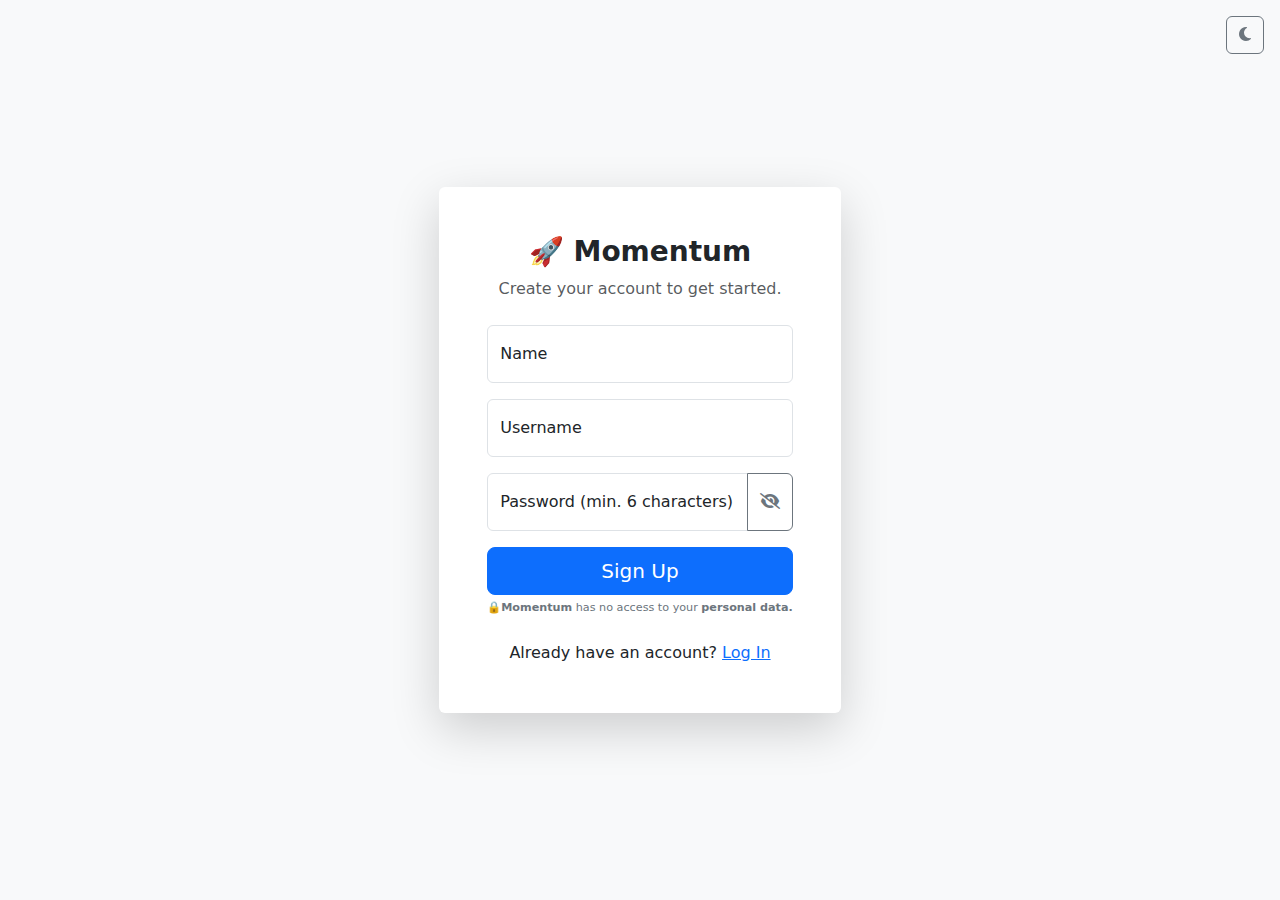
<file: signup.html>
<!DOCTYPE html>
<html lang="en">
<head>
    <meta charset="UTF-8">
    <meta name="viewport" content="width=device-width, initial-scale=1.0">
    <title>Sign Up - Momentum</title>
    <meta name="description" content="Create a Momentum account to save your tasks, notes, and habits.">
    <!-- Favicon (Emoji) -->
    <link rel="icon" href="data:image/svg+xml,<svg xmlns=%22http://www.w3.org/2000/svg%22 viewBox=%220 0 100 100%22><text y=%22.9em%22 font-size=%2290%22>🚀</text></svg>">
    
    <link href="https://cdn.jsdelivr.net/npm/bootstrap@5.3.3/dist/css/bootstrap.min.css" rel="stylesheet">
    <link rel="stylesheet" href="https://cdnjs.cloudflare.com/ajax/libs/font-awesome/6.5.2/css/all.min.css">
    <link rel="stylesheet" href="style.css">
    <!-- Anti-flash script for dark mode -->
    <script>
        const theme = localStorage.getItem('momentum:momentum-v2:theme') || 'light';
        document.documentElement.setAttribute('data-bs-theme', theme);
    </script>
</head>
<body>
    <div class="theme-toggle-container">
        <button id="darkModeToggle" class="btn btn-outline-secondary" aria-label="Toggle dark mode"></button>
    </div>

    <div class="auth-container min-vh-100">
        <div class="card shadow-lg">
            <div class="card-body p-5">
                <div class="text-center mb-4">
                    <h1 class="h3 fw-bold">🚀 Momentum</h1>
                    <p class="text-muted">Create your account to get started.</p>
                </div>
                <form id="signup-form">

                    <div class="form-floating mb-3">
                        <input type="text" class="form-control" id="signup-name" placeholder="Your Name" required>
                        <label for="signup-name">Name</label>
                    </div>
                    <div class="form-floating mb-3">
                        <input type="text" class="form-control" id="signup-username" placeholder="Username" required>
                        <label for="signup-username">Username</label>
                    </div>
                    <div class="input-group mb-3">
                         <div class="form-floating">
                            <input type="password" class="form-control" id="signup-password" placeholder="Password" required minlength="6">
                            <label for="signup-password">Password (min. 6 characters)</label>
                        </div>
                        <button class="btn btn-outline-secondary" type="button" id="togglePassword">
                            <i class="fas fa-eye-slash"></i>
                        </button>
                    </div>
                    <div id="auth-error" class="alert alert-danger d-none" role="alert"></div>
                    <button type="submit" class="w-100 btn btn-lg btn-primary">Sign Up</button>
                     <p class="privacy-note">🔒<strong>Momentum</strong> has no access to your <strong>personal data.</strong> </p>

                    

                </form>
                <div class="text-center mt-4">
                    <p class="mb-0">Already have an account? <a href="login.html">Log In</a></p>
                </div>
            </div>
        </div>
    </div>
    
    <script src="https://cdn.jsdelivr.net/npm/bootstrap@5.3.3/dist/js/bootstrap.bundle.min.js"></script>
    <script src="script.js"></script>
</body>
</html>
</file>
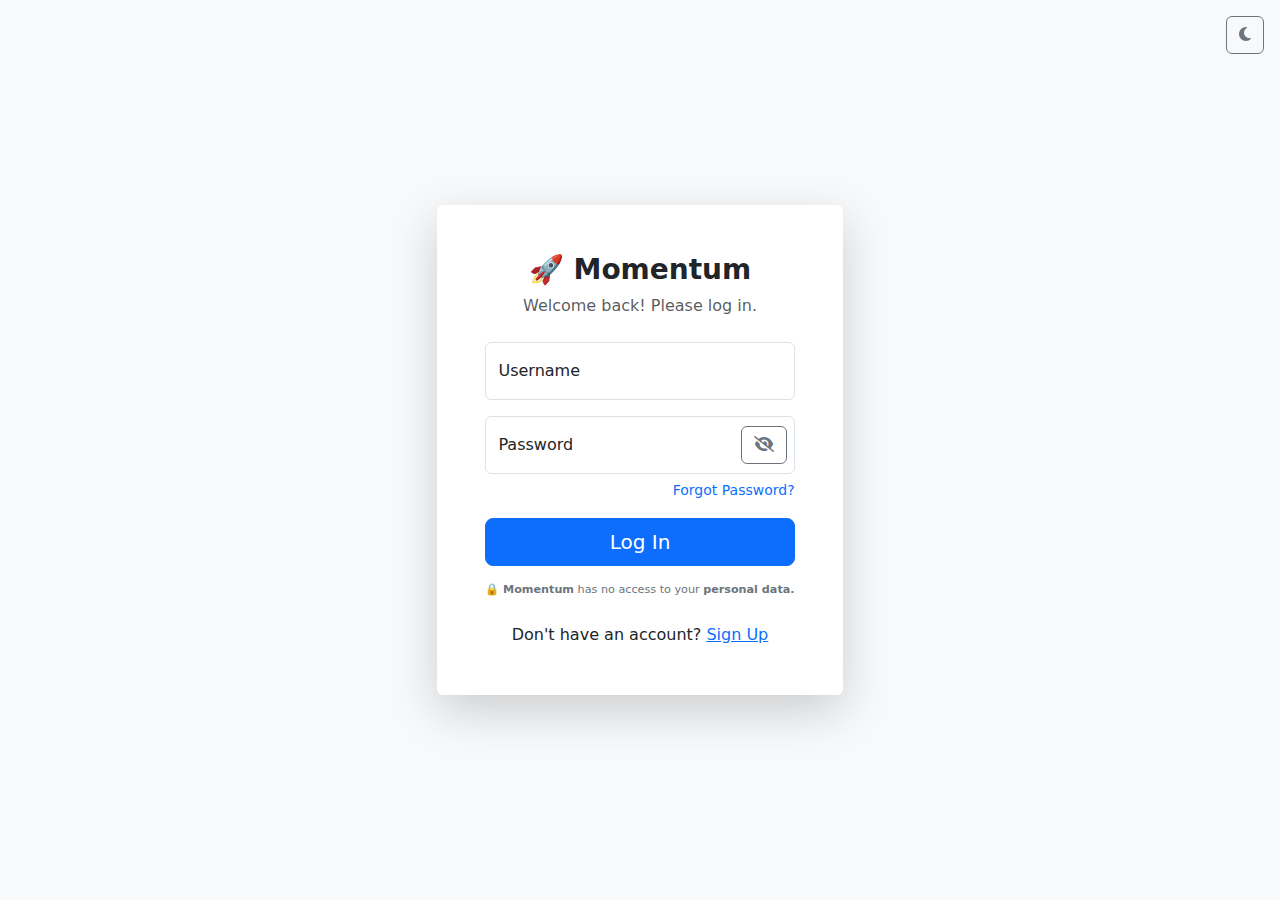
<file: tasks.html>
<!DOCTYPE html>
<html lang="en">
<head>
    <meta charset="UTF-8">
    <meta name="viewport" content="width=device-width, initial-scale=1.0">
    <title>Task Manager - Momentum</title>
    <meta name="description" content="Organize your life with the Momentum task manager.">
    <link rel="icon" href="data:image/svg+xml,<svg xmlns=%22http://www.w3.org/2000/svg%22 viewBox=%220 0 100 100%22><text y=%22.9em%22 font-size=%2290%22>🚀</text></svg>">
    
    <link href="https://cdn.jsdelivr.net/npm/bootstrap@5.3.3/dist/css/bootstrap.min.css" rel="stylesheet">
    <link rel="stylesheet" href="https://cdnjs.cloudflare.com/ajax/libs/font-awesome/6.5.2/css/all.min.css">
    <link rel="stylesheet" href="style.css">
    
    <script>
        const theme = localStorage.getItem('momentum:momentum-v2:theme') || 'light';
        document.documentElement.setAttribute('data-bs-theme', theme);
    </script>
</head>
<body>
    <div class="page-container">
        <header>
            <nav class="navbar navbar-expand-lg py-3">
                <div class="container">
                    <a class="navbar-brand" href="index.html">
                        <h1>🚀 Momentum</h1>
                        <span class="byline">by Abhinav</span>
                    </a>
                    <button class="navbar-toggler" type="button" data-bs-toggle="collapse" data-bs-target="#navbarNav">
                        <span class="navbar-toggler-icon"></span>
                    </button>
                    <div class="collapse navbar-collapse" id="navbarNav">
                        <ul class="navbar-nav me-auto">
                            <li class="nav-item"><a class="nav-link" href="index.html">Dashboard</a></li>
                            <li class="nav-item"><a class="nav-link" href="tasks.html">Tasks</a></li>
                            <li class="nav-item"><a class="nav-link" href="notes.html">Notes</a></li>
                            <li class="nav-item"><a class="nav-link" href="habits.html">Habits</a></li>
                            <li class="nav-item"><a class="nav-link" href="timer.html">Timer</a></li>
                            <li class="nav-item"><a class="nav-link" href="analytics.html">Analytics</a></li>
                            <li class="nav-item"><a class="nav-link" href="about.html">About</a></li>
                            <li class="nav-item"><a class="nav-link" href="feedback.html">Feedback</a></li>
                        </ul>
                        <div class="d-flex align-items-center">
                            <button id="darkModeToggle" class="btn btn-outline-secondary me-2" aria-label="Toggle dark mode"></button>
                            <button id="logoutBtn" class="btn btn-danger">Logout</button>
                        </div>
                    </div>
                </div>
            </nav>
        </header>

        <main class="flex-grow-1">
    

             <section class="container py-5">
                <div class="row justify-content-center">
                    <div class="col-lg-8">
                        <div class="d-flex justify-content-between align-items-center mb-4">
                            <h2 class="mb-0">✅ Task Manager</h2>
                        </div>
                        <div class="card mb-4">
                            <div class="card-body">
                                <div class="input-group">
                                    <input type="text" id="taskInput" class="form-control" placeholder="Add a new task...">
                                    <button class="btn btn-primary" id="addTaskBtn">Add Task</button>
                                </div>
                            </div>
                        </div>

                        <div class="card">
                            <div class="card-body">
                                <h5 class="card-title">Your Progress</h5>
                                <div class="progress mb-3" style="height: 20px;">
                                    <div id="taskProgressBar" class="progress-bar bg-success" role="progressbar" style="width: 0%;" aria-valuenow="0" aria-valuemin="0" aria-valuemax="100">0%</div>
                                </div>
                                <ul id="taskList" class="list-group list-group-flush">
                                    <!-- Tasks will be dynamically added here -->
                                </ul>
                            </div>
                        </div>
                    </div>
                </div>
            </section>
        </main>
        
        <footer class="text-center p-4 mt-auto">
            <p class="mb-1">&copy; <span id="currentYear"></span> Momentum | Developed by <strong>Abhinav Krishnakumar</strong></p>
            <p class="mb-0">
  <a href="mailto:momentumbyabhinav@gmail.com" class="footer-link mx-2">
    <i class="fas fa-envelope fa-lg"></i><span class="ms-1 small">Contact</span>
  </a> |
  <a href="https://instagram.com/abhinav2309_" target="_blank" class="footer-link mx-2">
  <i class="fab fa-instagram fa-lg"></i>
  <span class="ms-1 small">Connect</span>
</a>

</p>
            </p>
        </footer>
    </div>
    
    <script src="https://cdn.jsdelivr.net/npm/bootstrap@5.3.3/dist/js/bootstrap.bundle.min.js"></script>
    <script src="script.js"></script>
</body>
</html>
</file>
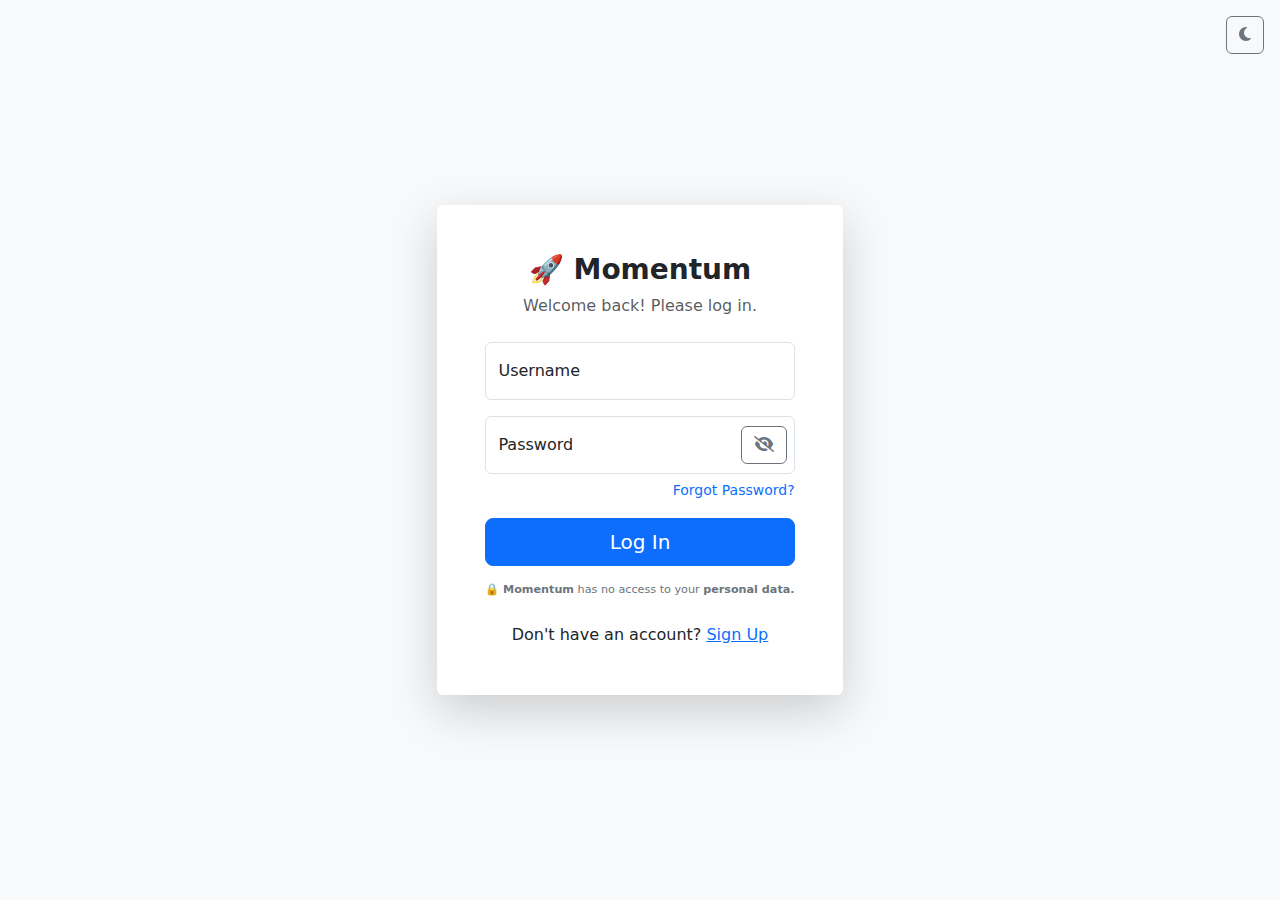
<file: timer.html>
<!DOCTYPE html>
<html lang="en">
<head>
    <meta charset="UTF-8">
    <meta name="viewport" content="width=device-width, initial-scale=1.0">
    <title>Pomodoro Timer - Momentum</title>
    <meta name="description" content="Stay focused with the customizable Pomodoro timer in Momentum.">
    <link rel="icon" href="data:image/svg+xml,<svg xmlns=%22http://www.w3.org/2000/svg%22 viewBox=%220 0 100 100%22><text y=%22.9em%22 font-size=%2290%22>🚀</text></svg>">

    <link href="https://cdn.jsdelivr.net/npm/bootstrap@5.3.3/dist/css/bootstrap.min.css" rel="stylesheet">
    <link rel="stylesheet" href="https://cdnjs.cloudflare.com/ajax/libs/font-awesome/6.5.2/css/all.min.css">
    <link rel="stylesheet" href="style.css">
    
    <script>
        const theme = localStorage.getItem('momentum:momentum-v2:theme') || 'light';
        document.documentElement.setAttribute('data-bs-theme', theme);
    </script>
</head>
<body>
    <div class="page-container">
        <header>
            <nav class="navbar navbar-expand-lg py-3">
                <div class="container">
                    <a class="navbar-brand" href="index.html">
                        <h1>🚀 Momentum</h1>
                        <span class="byline">by Abhinav</span>
                    </a>
                    <button class="navbar-toggler" type="button" data-bs-toggle="collapse" data-bs-target="#navbarNav">
                        <span class="navbar-toggler-icon"></span>
                    </button>
                    <div class="collapse navbar-collapse" id="navbarNav">
                        <ul class="navbar-nav me-auto">
                            <li class="nav-item"><a class="nav-link" href="index.html">Dashboard</a></li>
                            <li class="nav-item"><a class="nav-link" href="tasks.html">Tasks</a></li>
                            <li class="nav-item"><a class="nav-link" href="notes.html">Notes</a></li>
                            <li class="nav-item"><a class="nav-link" href="habits.html">Habits</a></li>
                            <li class="nav-item"><a class="nav-link" href="timer.html">Timer</a></li>
                            <li class="nav-item"><a class="nav-link" href="analytics.html">Analytics</a></li>
                            <li class="nav-item"><a class="nav-link" href="about.html">About</a></li>
                            <li class="nav-item"><a class="nav-link" href="feedback.html">Feedback</a></li>
                        </ul>
                        <div class="d-flex align-items-center">
                            <button id="darkModeToggle" class="btn btn-outline-secondary me-2" aria-label="Toggle dark mode"></button>
                            <button id="logoutBtn" class="btn btn-danger">Logout</button>
                        </div>
                    </div>
                </div>
            </nav>
        </header>

        <main class="flex-grow-1">
            <section class="container py-5">
                <div class="row justify-content-center">
                    <div class="col-lg-8 text-center">
                        <h2 class="mb-4">⏱️ Focus Timer</h2>
                        <div class="card">
                            <div class="card-body p-5">
                                <div class="btn-group w-100 mb-4 timer-mode-selector" role="group">
                                    <button id="pomoMode" class="btn btn-primary">Pomodoro</button>
                                    <button id="shortBreakMode" class="btn btn-success">Short Break</button>
                                    <button id="longBreakMode" class="btn btn-warning">Long Break</button>
                                </div>
                                <div id="timeDisplay" class="timer-display">25:00</div>
                                <div class="d-flex justify-content-center gap-2 mt-4 timer-controls">
                                    <button id="startPauseBtn" class="btn btn-success btn-lg"><i class="fas fa-play"></i> <span>Start</span></button>
                                    <button id="resetBtn" class="btn btn-secondary btn-lg"><i class="fas fa-sync-alt"></i> <span>Reset</span></button>
                                </div>
                            </div>
                            <div class="card-footer text-muted">
                                 <div class="row justify-content-center align-items-center g-2">
                                    <div class="col-auto"><label for="pomodoroTime" class="col-form-label">Focus</label></div>
                                    <div class="col-auto"><input type="number" id="pomodoroTime" class="form-control" value="25" min="1"></div>
                                    <div class="col-auto"><label for="shortBreakTime" class="col-form-label">Short</label></div>
                                    <div class="col-auto"><input type="number" id="shortBreakTime" class="form-control" value="5" min="1"></div>
                                    <div class="col-auto"><label for="longBreakTime" class="col-form-label">Long</label></div>
                                    <div class="col-auto"><input type="number" id="longBreakTime" class="form-control" value="15" min="1"></div>
                                </div>
                            </div>
                        </div>
                    </div>
                </div>
            </section>
        </main>
        
        <footer class="text-center p-4 mt-auto">
            <p class="mb-1">&copy; <span id="currentYear"></span> Momentum | Developed by <strong>Abhinav Krishnakumar</strong></p>
            <p class="mb-0">
  <a href="mailto:momentumbyabhinav@gmail.com" class="footer-link mx-2">
    <i class="fas fa-envelope fa-lg"></i><span class="ms-1 small">Contact</span>
  </a> |
  <a href="https://instagram.com/abhinav2309_" target="_blank" class="footer-link mx-2">
  <i class="fab fa-instagram fa-lg"></i>
  <span class="ms-1 small">Connect</span>
</a>

</p>
        </footer>
    </div>
    
    <script src="https://cdn.jsdelivr.net/npm/bootstrap@5.3.3/dist/js/bootstrap.bundle.min.js"></script>
    <script src="script.js"></script>
</body>
</html>
</file>
<file: style.css>
/*
 * style.css - Momentum (complete, updated)
 * - Professional navbar alignment
 * - Theme-aware footer
 * - Interactive star rating
 * - Scrollbar hidden
 */

/* -------- Core Setup -------- */
:root {
    --accent: #6c5ce7;
    --muted: #6c757d;
    --card-bg: #ffffff;
    --soft-shadow: 0 6px 18px rgba(16, 24, 40, 0.06);
    --bs-body-bg-rgb: 248, 249, 250;
    --bs-border-color-translucent: rgba(0, 0, 0, 0.1);
}

[data-bs-theme="dark"] {
    --accent: #8a7ff9;
    --muted: #adb5bd;
    --card-bg: #2b3035;
    --soft-shadow: 0 6px 20px rgba(0, 0, 0, 0.2);
    --bs-body-bg-rgb: 33, 37, 41;
    --bs-border-color-translucent: rgba(255, 255, 255, 0.1);
}

/* -------- General Layout & Scrollbar Fix -------- */
html {
    scrollbar-width: none; /* Firefox */
}
html::-webkit-scrollbar {
    display: none; /* Chrome, Safari, and Opera */
}
body {
    background-color: rgb(var(--bs-body-bg-rgb));
}
.page-container {
    display: flex;
    flex-direction: column;
    min-height: 100vh;
}
main {
    flex-grow: 1;
}
header {
    border-bottom: 1px solid var(--bs-border-color-translucent);
}

/* -------- Navbar -------- */
/* Aligns the brand name's text baseline with the nav links' baseline */
.navbar .container {
    align-items: baseline;
}
.navbar-brand {
    display: flex;
    flex-direction: column;
    align-items: flex-start;
    line-height: 1;
}
.navbar-brand h1 {
    font-size: 1.7rem;
    margin-bottom: 0.2rem;
    font-weight: 700;
}
.navbar-brand .byline {
    font-size: 0.75rem;
    color: var(--muted);
    font-weight: 500;
    padding-left: 2.4rem; /* Increased padding to shift it more to the right */
}
.navbar-nav .nav-link {
    font-size: 1.05rem; /* Slightly larger for better readability */
    padding: 0.5rem 1rem;
    transition: color 0.2s;
}
.navbar-nav .nav-link:hover {
    color: var(--accent);
}
.navbar-nav .nav-link.active {
    font-weight: 600;
    color: var(--accent) !important;
}

/* -------- General Card Styles -------- */
.card {
    border: none;
    box-shadow: var(--soft-shadow);
    background-color: var(--card-bg);
}

/* -------- Auth Pages (Login/Signup) -------- */
.auth-container {
    display: flex;
    justify-content: center;
    align-items: center;
    min-height: 100vh;
    padding: 1rem;
}
.auth-card {
    width: 100%;
    max-width: 420px;
    padding: 2rem;
}
.theme-toggle-container {
    position: fixed;
    top: 1rem;
    right: 1rem;
}

/* -------- Dashboard Page -------- */
.interactive-card {
    transition: transform 0.2s ease-in-out, box-shadow 0.2s ease-in-out;
    cursor: pointer;
}
.interactive-card:hover {
    transform: translateY(-5px);
    box-shadow: 0 10px 25px rgba(16, 24, 40, 0.08);
}
[data-bs-theme="dark"] .interactive-card:hover {
    box-shadow: 0 10px 30px rgba(0, 0, 0, 0.25);
}

/* -------- Tasks Page -------- */
.task-item.completed label {
    text-decoration: line-through;
    opacity: 0.6;
}

/* -------- Notes Page -------- */
.note-card-wrapper {
    transition: transform 0.2s ease-in-out;
}
.note-card-wrapper:hover {
    transform: scale(1.03);
}

/* -------- Habits Page -------- */
.habit-card-body {
    display: flex;
    justify-content: space-between;
    align-items: center;
}
.habit-complete-btn {
    width: 45px;
    height: 45px;
    border-radius: 50%;
    font-size: 1.2rem;
    transition: background-color 0.2s, color 0.2s, border-color 0.2s;
}
.habit-complete-btn.completed {
    background-color: #28a745;
    color: white;
    border-color: #28a745;
}

/* -------- Timer Page -------- */
#timeDisplay {
    font-size: 6rem;
    font-weight: 300;
    letter-spacing: 2px;
}
.timer-controls .btn {
    font-size: 1.2rem;
    padding: 0.75rem 1.5rem;
    transition: transform 0.1s ease;
}
.timer-controls .btn:active {
    transform: scale(0.95);
}
.timer-mode-selector .btn {
    border-radius: 50rem;
}
.timer-mode-selector .btn.active {
    box-shadow: inset 0 2px 4px rgba(0,0,0,0.15);
}
#pomoMode.active {
    background-color: #0d6efd;
    border-color: #0d6efd;
    color: white;
}
#shortBreakMode.active {
    background-color: #198754;
    border-color: #198754;
    color: white;
}
#longBreakMode.active {
    background-color: #ffc107;
    border-color: #ffc107;
    color: #000;
}

/* -------- Feedback Page (Corrected) -------- */
.star-rating {
    font-size: 2.5rem;
    cursor: pointer;
}
.star-rating .fa-star {
    color: #e4e5e9; /* Default star color */
    transition: color 0.2s ease-in-out;
}
/* These classes are controlled by JavaScript to apply color */
.star-rating .fa-star.selected,
.star-rating .fa-star.hover {
    color: #ffc107; /* Yellow highlight for selected or hovered stars */
}
/* Dark mode styles for stars */
[data-bs-theme="dark"] .star-rating .fa-star {
    color: #495057; /* Dark mode default star color */
}
[data-bs-theme="dark"] .star-rating .fa-star.selected,
[data-bs-theme="dark"] .star-rating .fa-star.hover {
    color: #ffc107;
}

/* -------- Footer -------- */
footer {
    border-top: 1px solid var(--bs-border-color-translucent);
}
.footer-link {
    color: var(--muted);
    text-decoration: none;
    transition: color 0.2s;
}
.footer-link:hover {
    color: var(--accent);
}

/* -------- Back Button -------- */




.privacy-note {
  font-size: 0.7rem;
  color: var(--muted);
  text-align: center;
  margin-top: 0.3rem;
}
</file>
